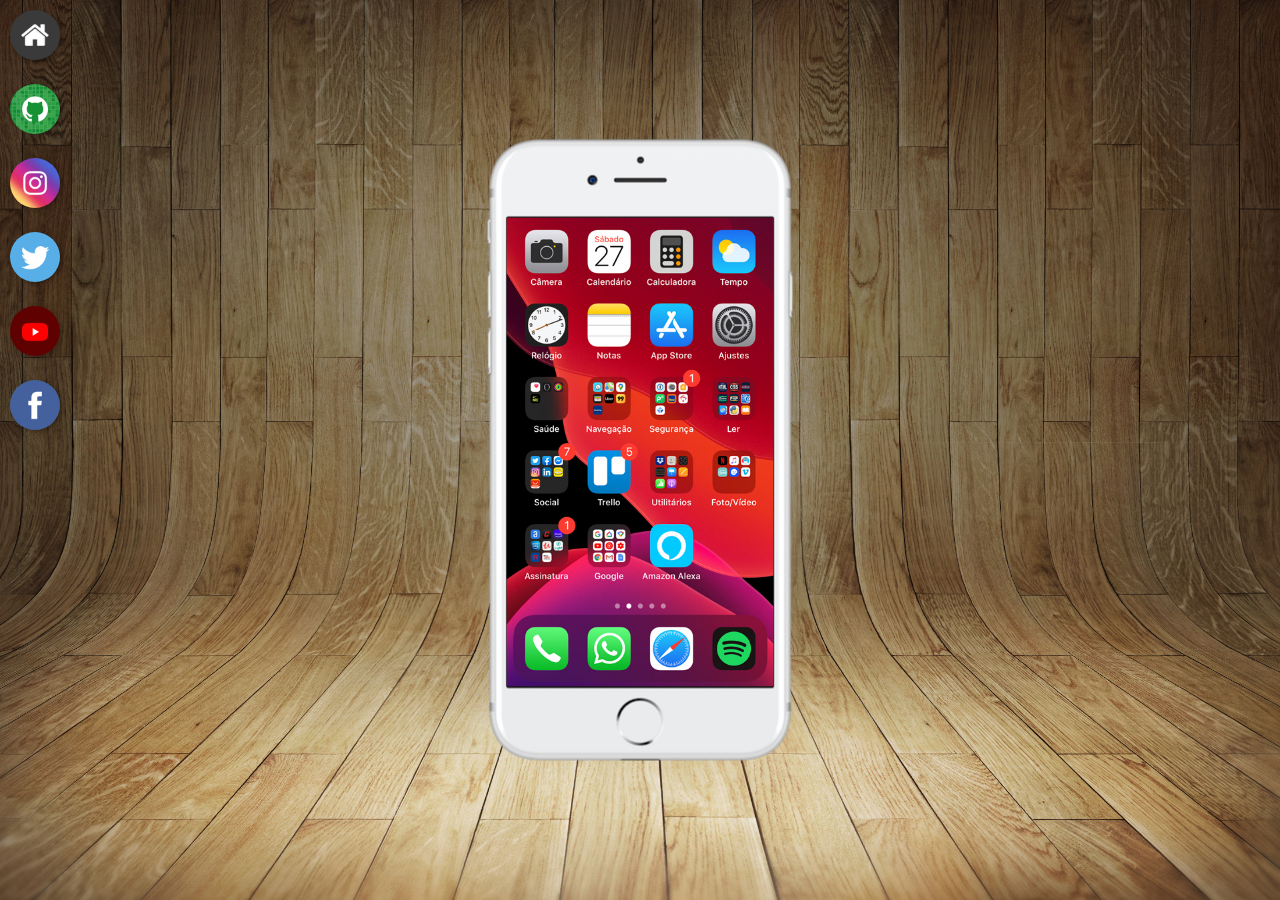
<file: index.html>
<!DOCTYPE html>
<html lang="pt-br">
<head>
    <meta charset="UTF-8">
    <meta name="viewport" content="width=device-width, initial-scale=1.0">
    <link rel="shortcut icon" href="favicon.ico" type="image/x-icon">
    <link rel="stylesheet" href="estilo/style.css">
    <title>Projeto social</title>
    <!-- Meta Pixel Code -->
<script>
!function(f,b,e,v,n,t,s)
{if(f.fbq)return;n=f.fbq=function(){n.callMethod?
n.callMethod.apply(n,arguments):n.queue.push(arguments)};
if(!f._fbq)f._fbq=n;n.push=n;n.loaded=!0;n.version='2.0';
n.queue=[];t=b.createElement(e);t.async=!0;
t.src=v;s=b.getElementsByTagName(e)[0];
s.parentNode.insertBefore(t,s)}(window, document,'script',
'https://connect.facebook.net/en_US/fbevents.js');
fbq('init', '719585824464260');
fbq('track', 'PageView');
</script>
<noscript><img height="1" width="1" style="display:none"
src="https://www.facebook.com/tr?id=719585824464260&ev=PageView&noscript=1"
/></noscript>
<!-- End Meta Pixel Code -->
</head>
<body>
    <main>
        <section id="telefone">
            <iframe src="home.html" name="tela" id="tela" frameborder="0"></iframe>
        </section>
        <section id="redes-sociais">
            <a href="home.html" target="tela"><img src="imagens/logo-home.jpg" alt="home"></a> <br>
            <a href="github.html" target="tela"><img src="imagens/logo-github.jpg" alt="github"></a> <br>
            <a href="instagram.html" target="tela"><img src="imagens/logo-instagram.jpg" alt="instagram"></a> <br>
            <a href="twitter.html" target="tela"><img src="imagens/logo-twitter.jpg" alt="twitter"></a> <br>
            <a href="youtube.html" target="tela"><img src="imagens/logo-youtube.jpg" alt="youtube"></a> <br>
            <a href="#" target="tela"><img src="imagens/logo-facebook.jpg" alt="logo-facebook"></a>
        </section>
    </main>
</body>
</html>
</file>
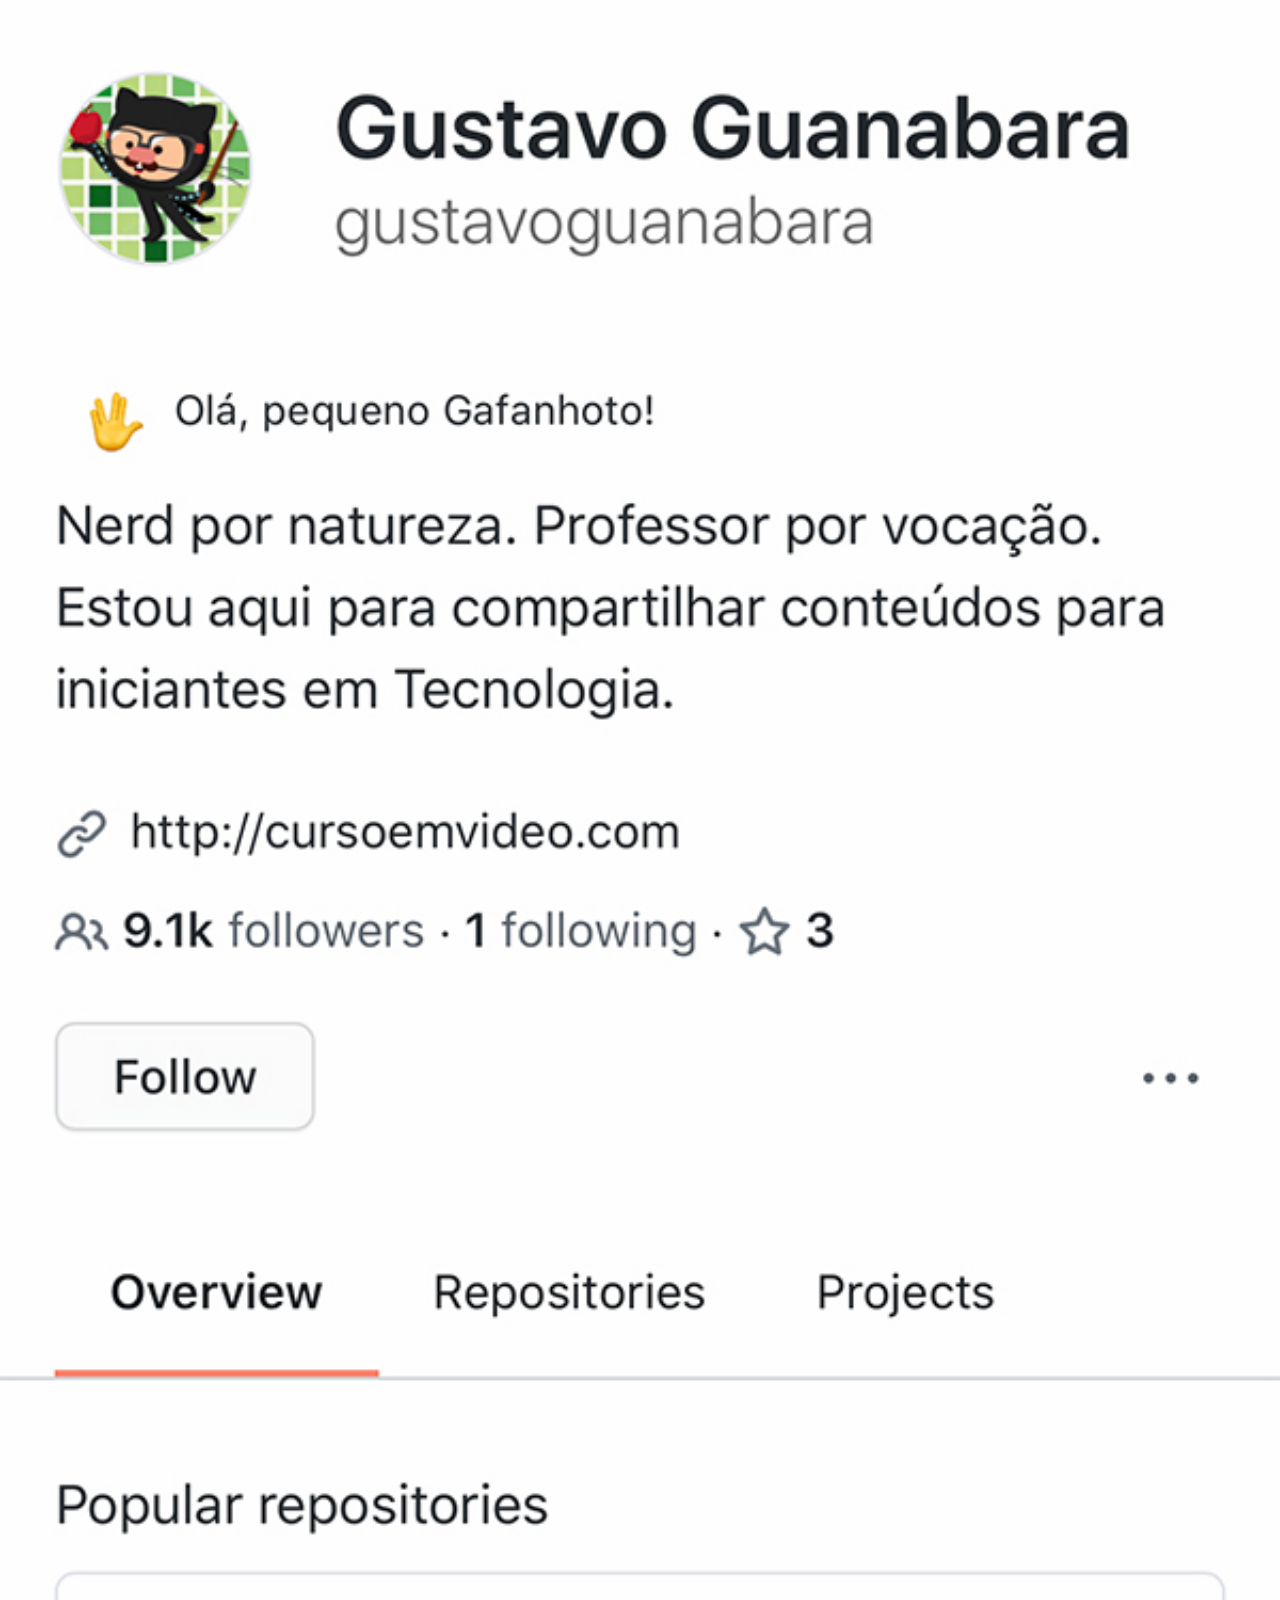
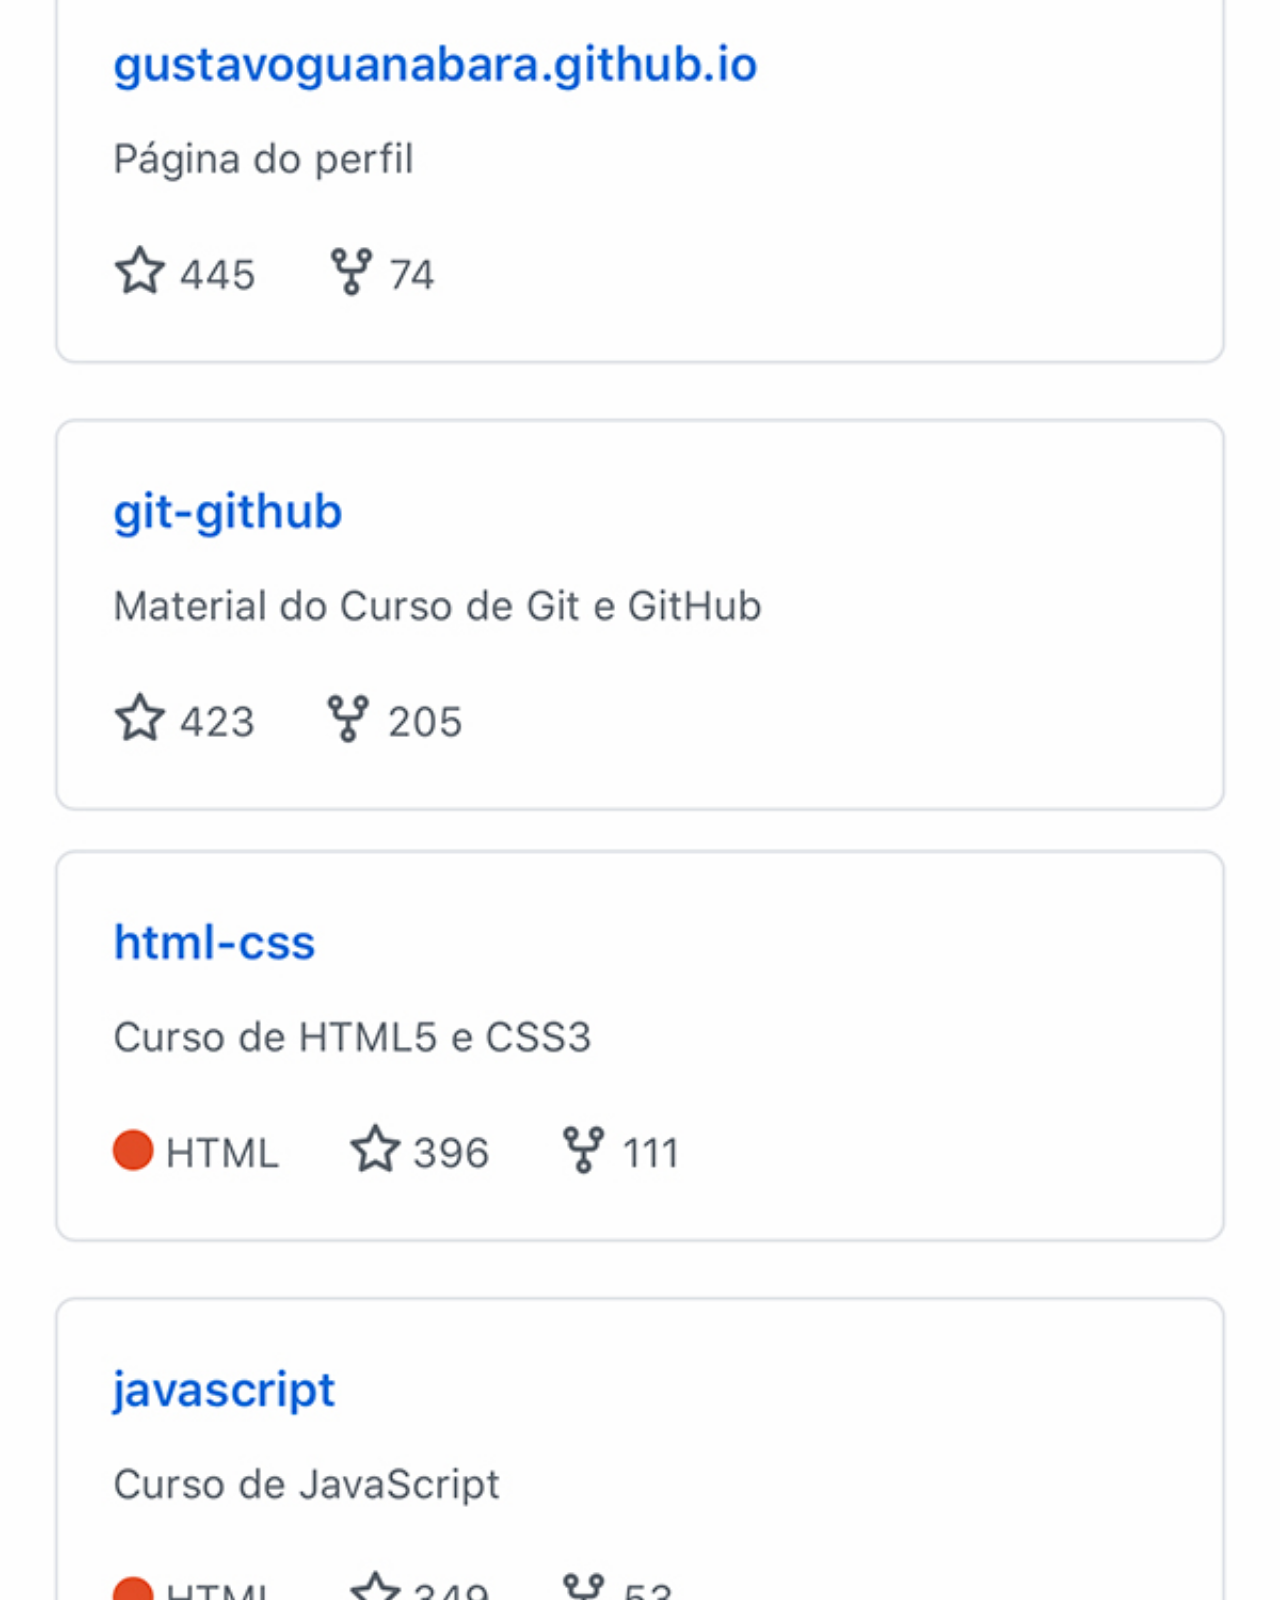
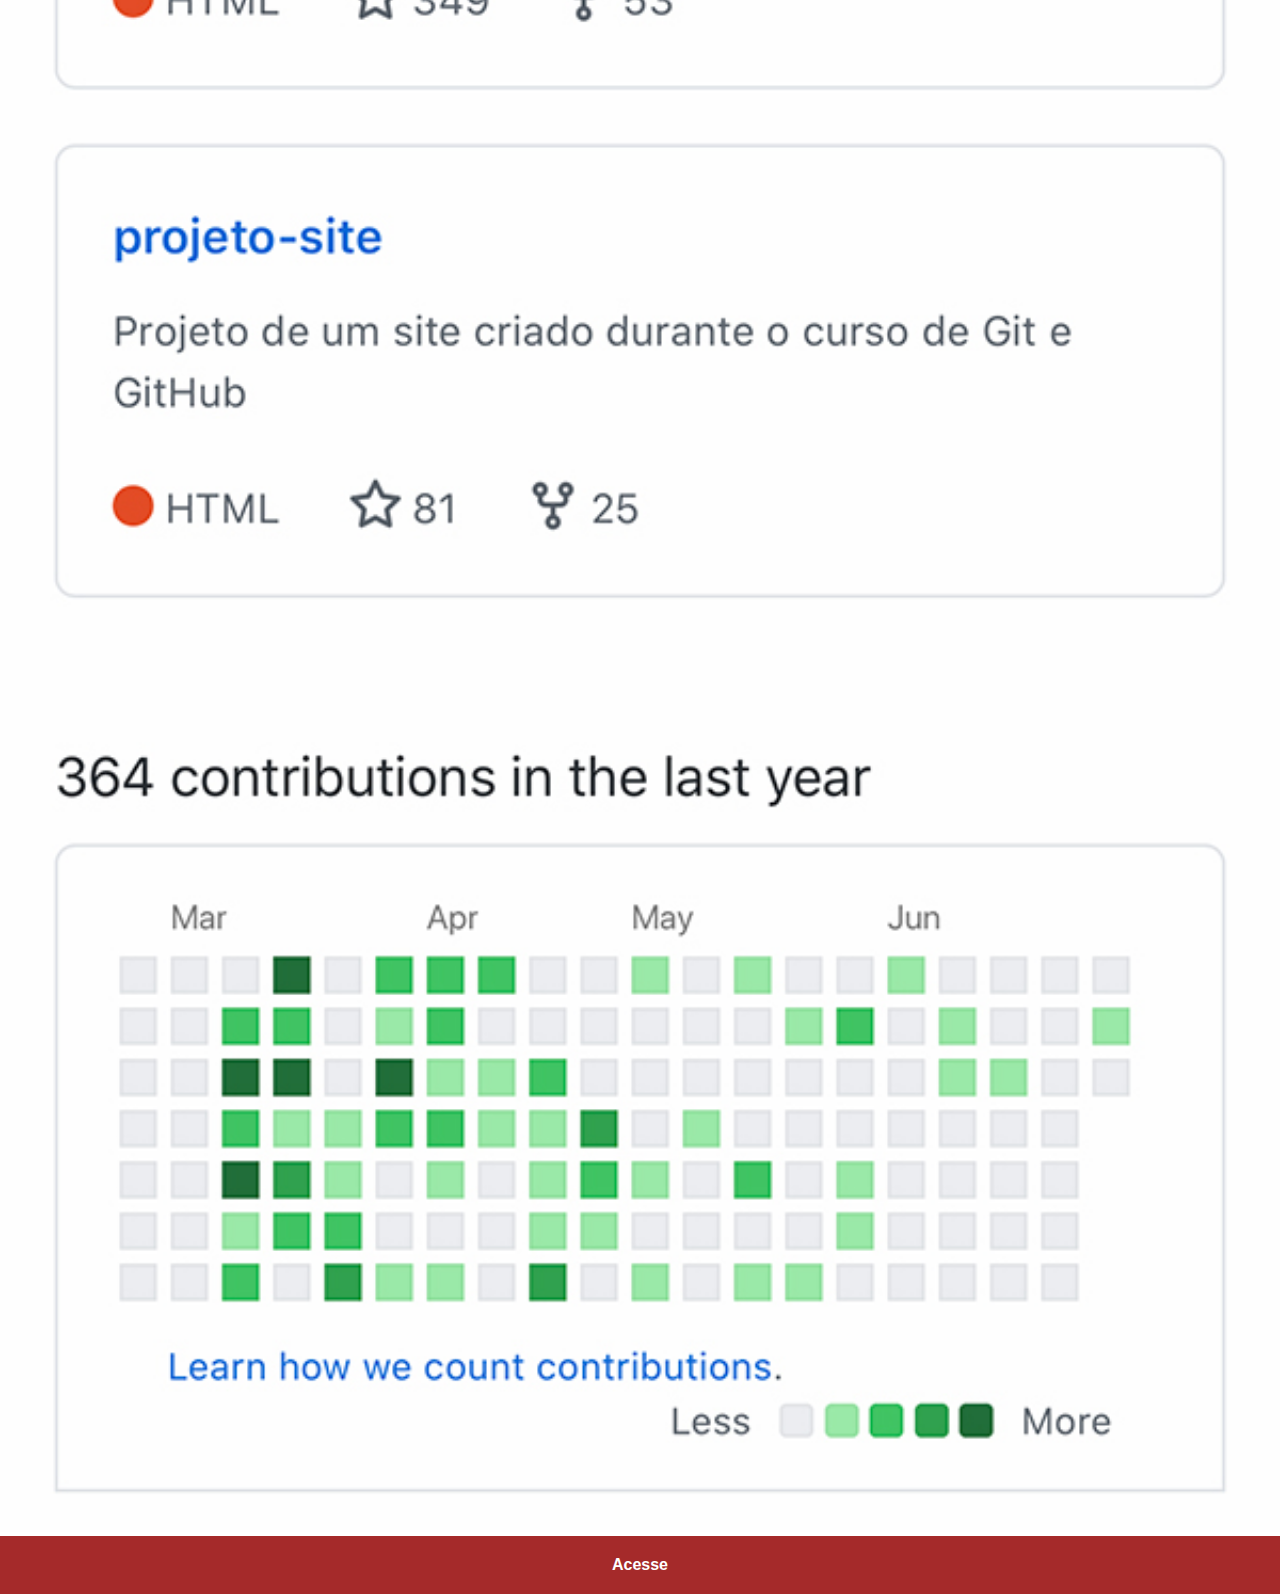
<file: github.html>
<!DOCTYPE html>
<html lang="pt-br">
<head>
    <meta charset="UTF-8">
    <meta name="viewport" content="width=device-width, initial-scale=1.0">
    <link rel="stylesheet" href="estilo/social.css">
    <title>github</title>
    <!-- Meta Pixel Code -->
<script>
!function(f,b,e,v,n,t,s)
{if(f.fbq)return;n=f.fbq=function(){n.callMethod?
n.callMethod.apply(n,arguments):n.queue.push(arguments)};
if(!f._fbq)f._fbq=n;n.push=n;n.loaded=!0;n.version='2.0';
n.queue=[];t=b.createElement(e);t.async=!0;
t.src=v;s=b.getElementsByTagName(e)[0];
s.parentNode.insertBefore(t,s)}(window, document,'script',
'https://connect.facebook.net/en_US/fbevents.js');
fbq('init', '719585824464260');
fbq('track', 'PageView');
</script>
<noscript><img height="1" width="1" style="display:none"
src="https://www.facebook.com/tr?id=719585824464260&ev=PageView&noscript=1"
/></noscript>
<!-- End Meta Pixel Code -->
</head>
<body>
    <img src="imagens/tela-github.jpg" alt="gtihub">
    <a href="https://www.bing.com/search?EID=MBHSC&form=BGGCMF&pc=W230&DPC=BG00&q=github.com+gustavo+guanabara&PC=U316&FORM=CHROMN" target="_blank">Acesse</a>
</body>
</html>
</file>
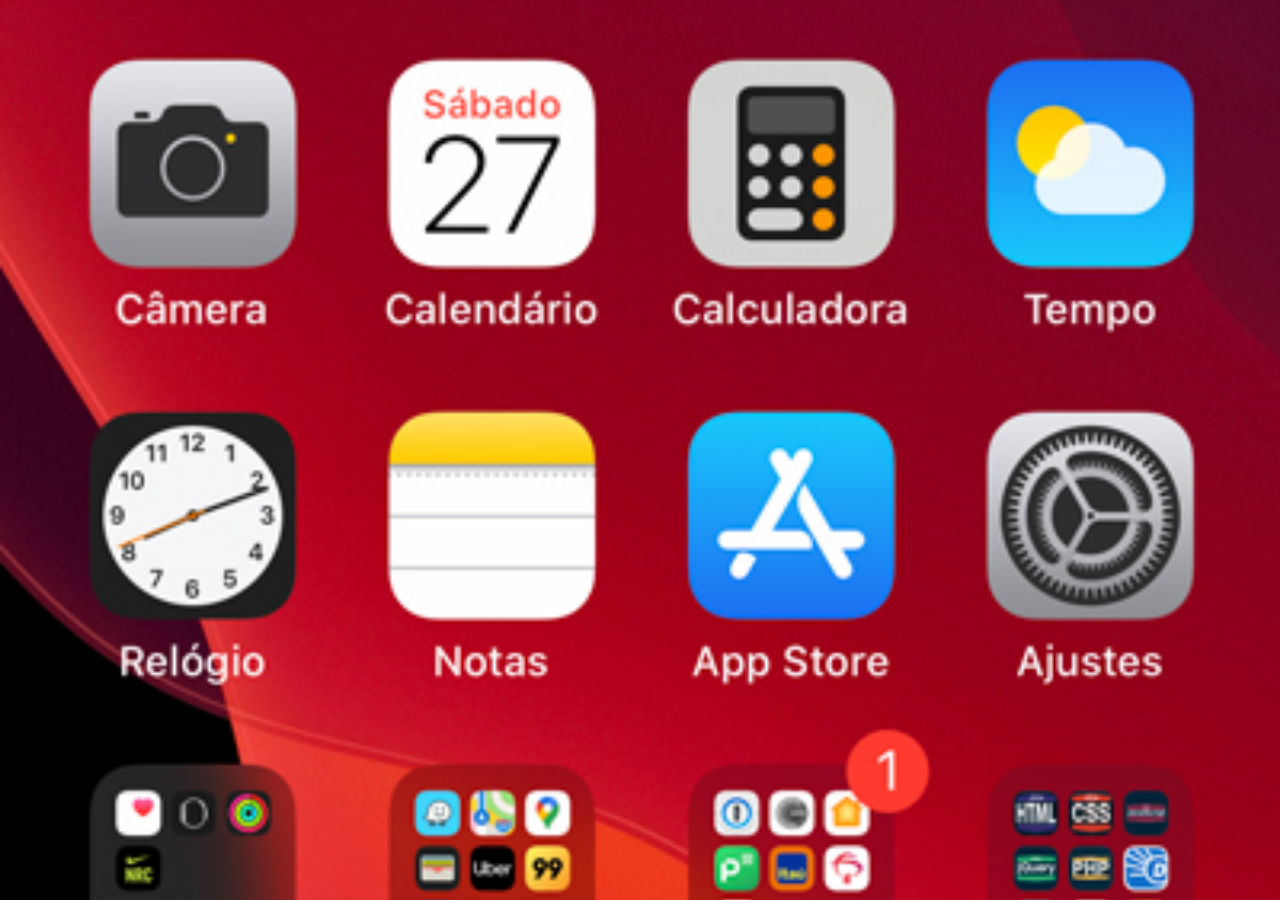
<file: home.html>
<!DOCTYPE html>
<html lang="pt-br">
<head>
    <meta charset="UTF-8">
    <meta name="viewport" content="width=device-width, initial-scale=1.0">
    <title>home</title>
    
    <style>
        * {
            margin: 0px;
            padding: 0px;
        }

        body {
            width: 100vw;
            height: 100vh;
            background: black url('imagens/tela-home.jpg') no-repeat top center;
            background-size: cover;
        }
    </style>
</head>
<body>
    
</body>
</html>
</file>
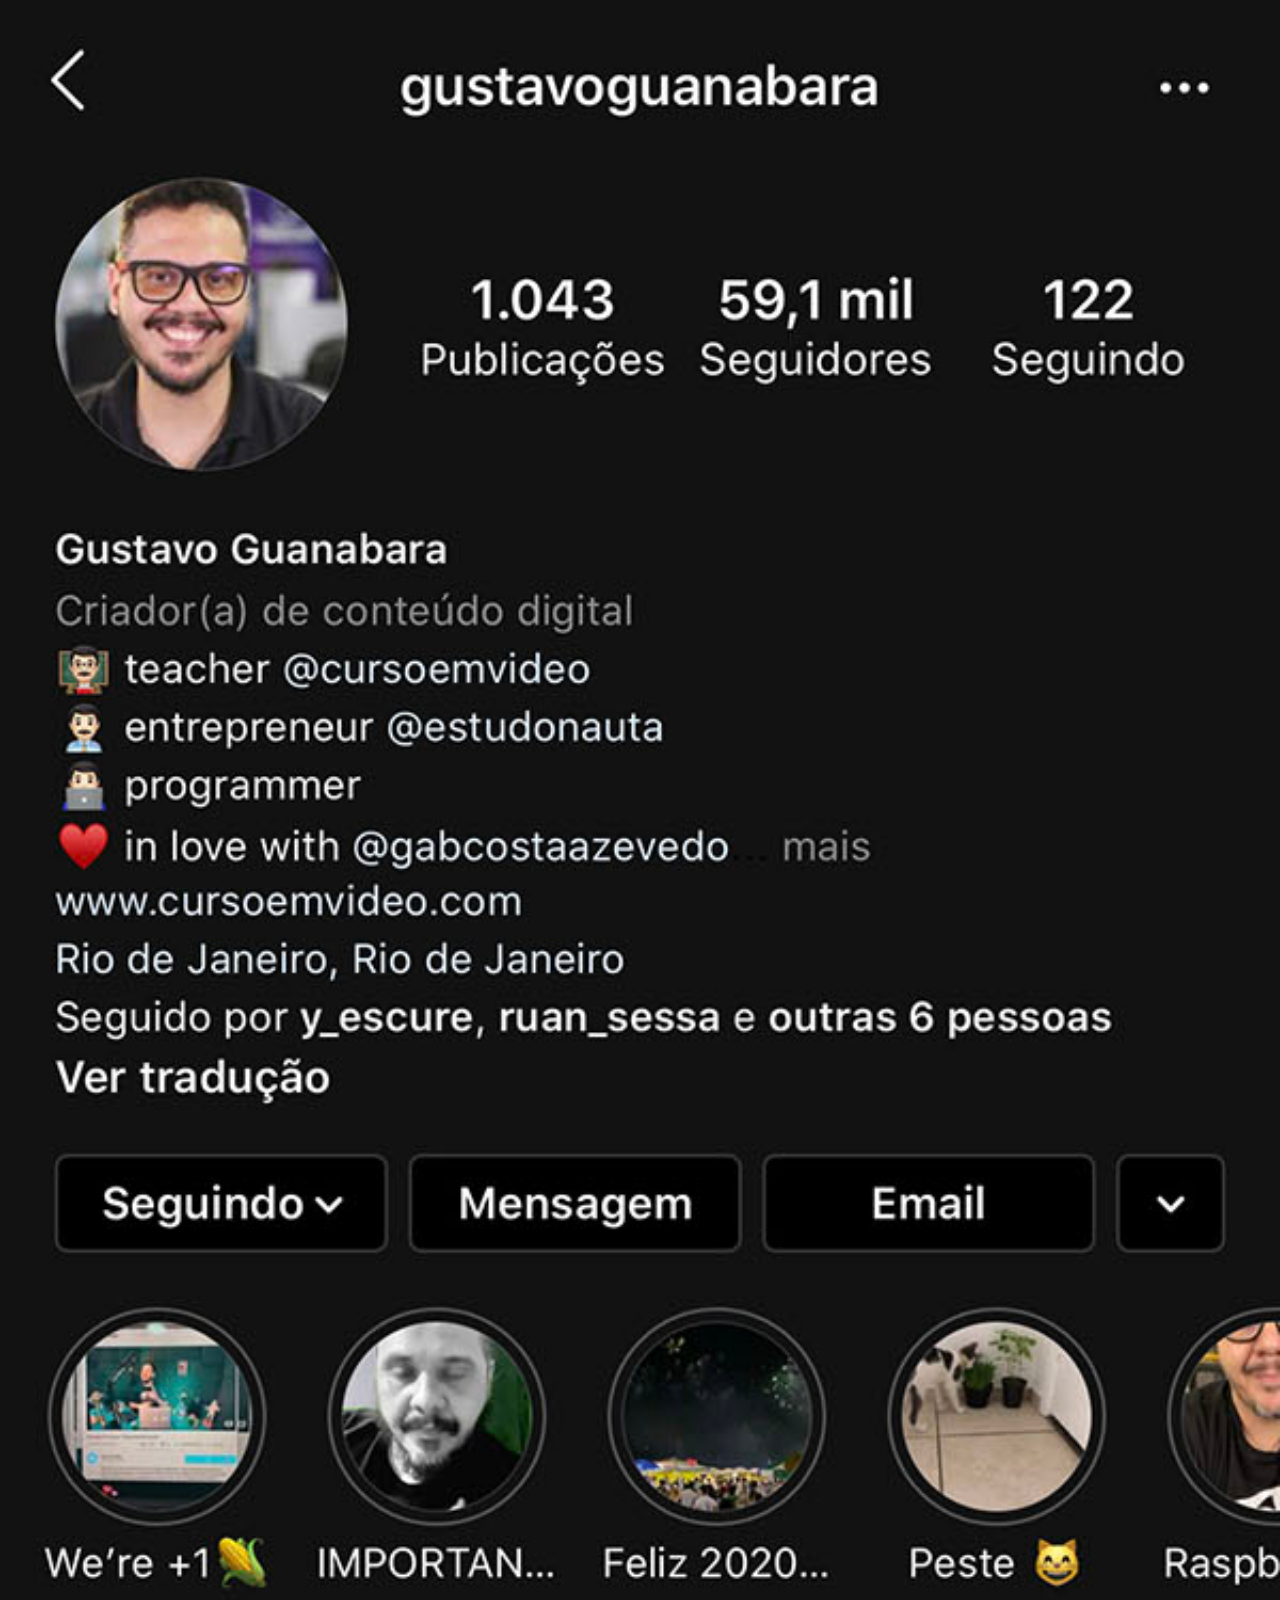
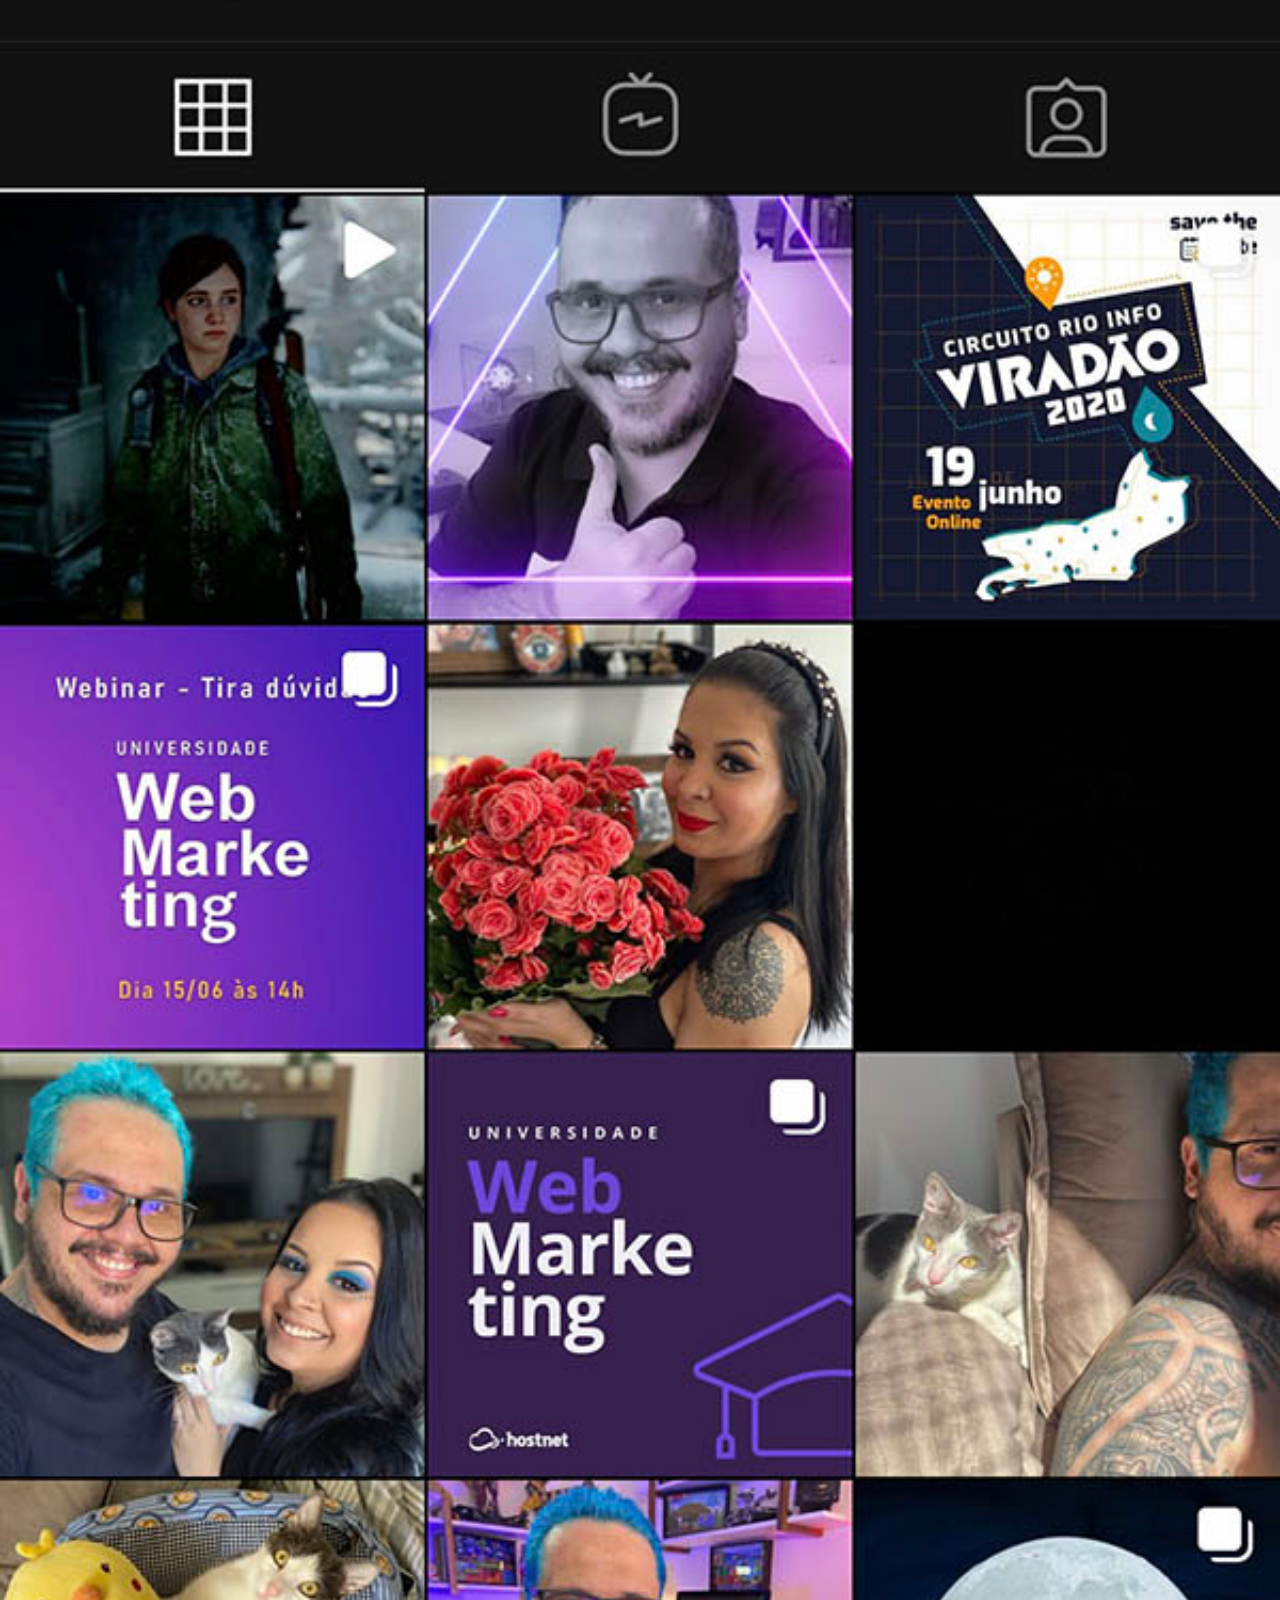
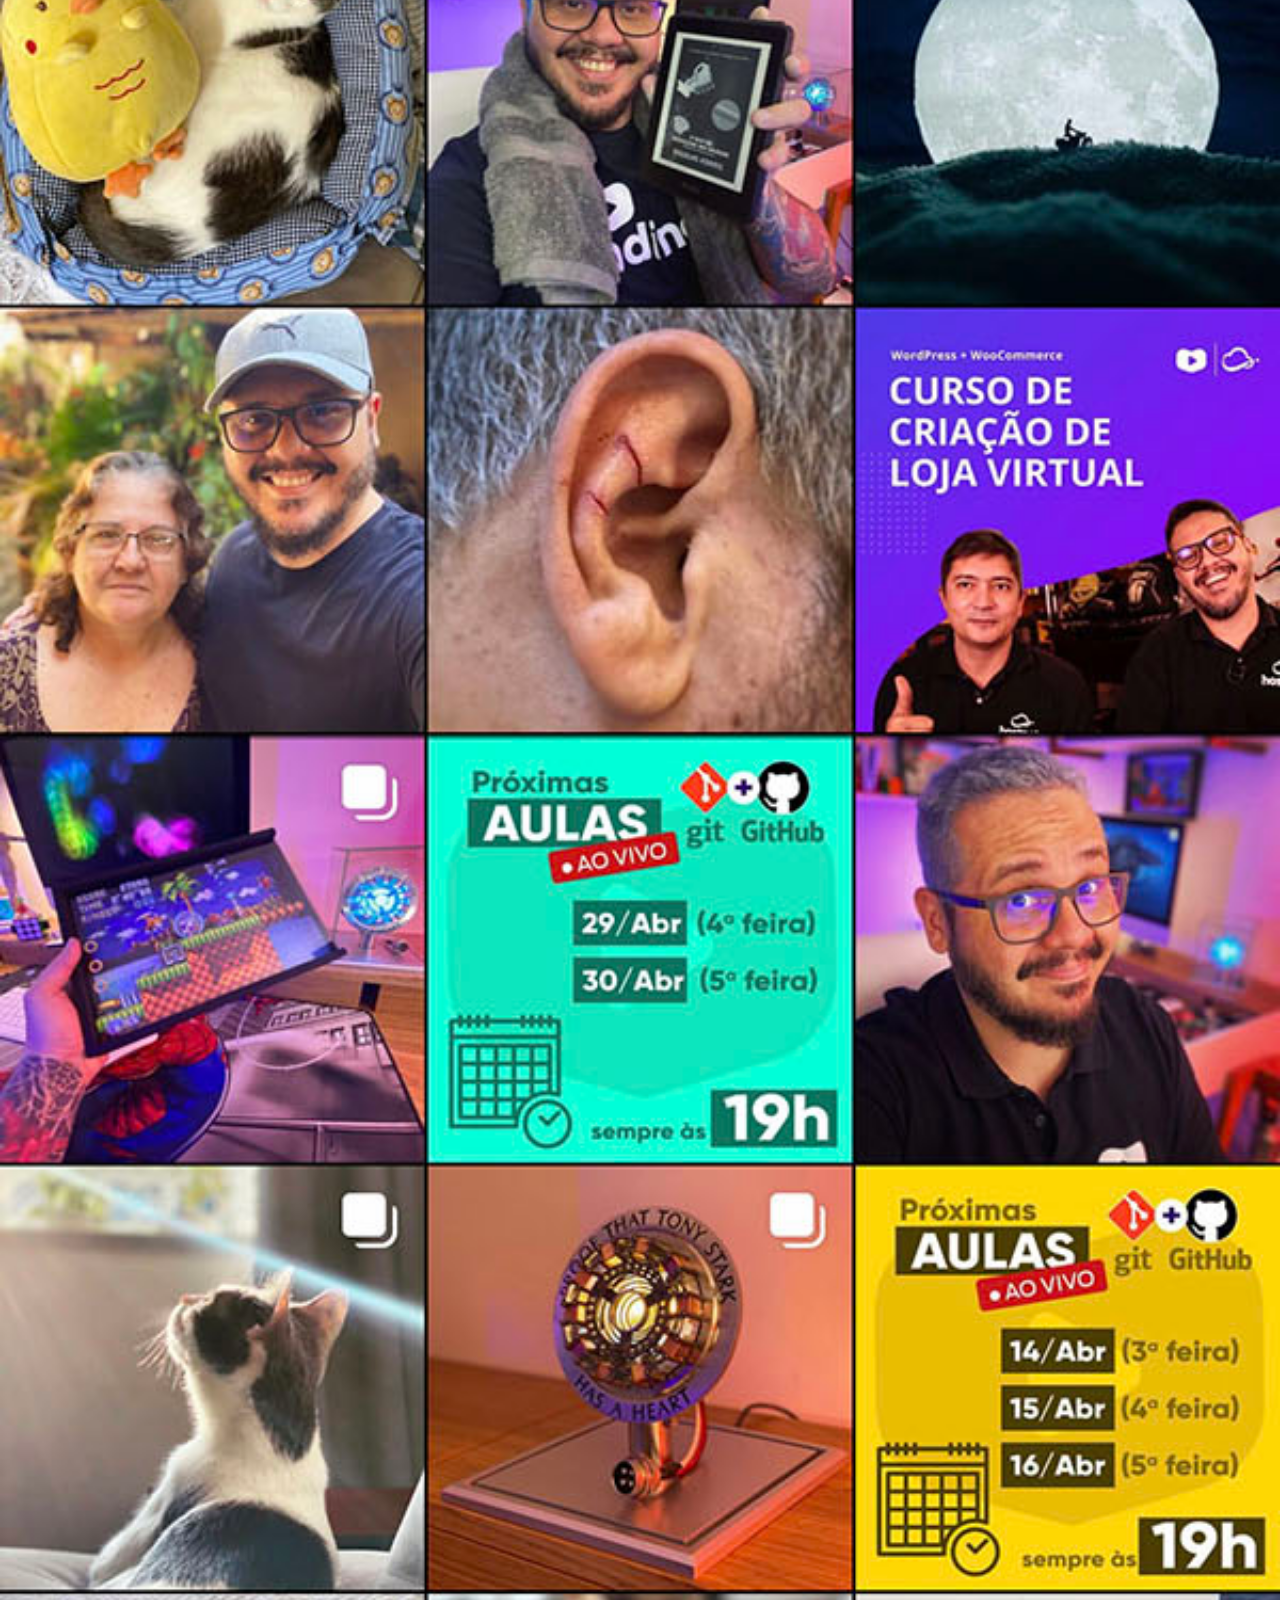
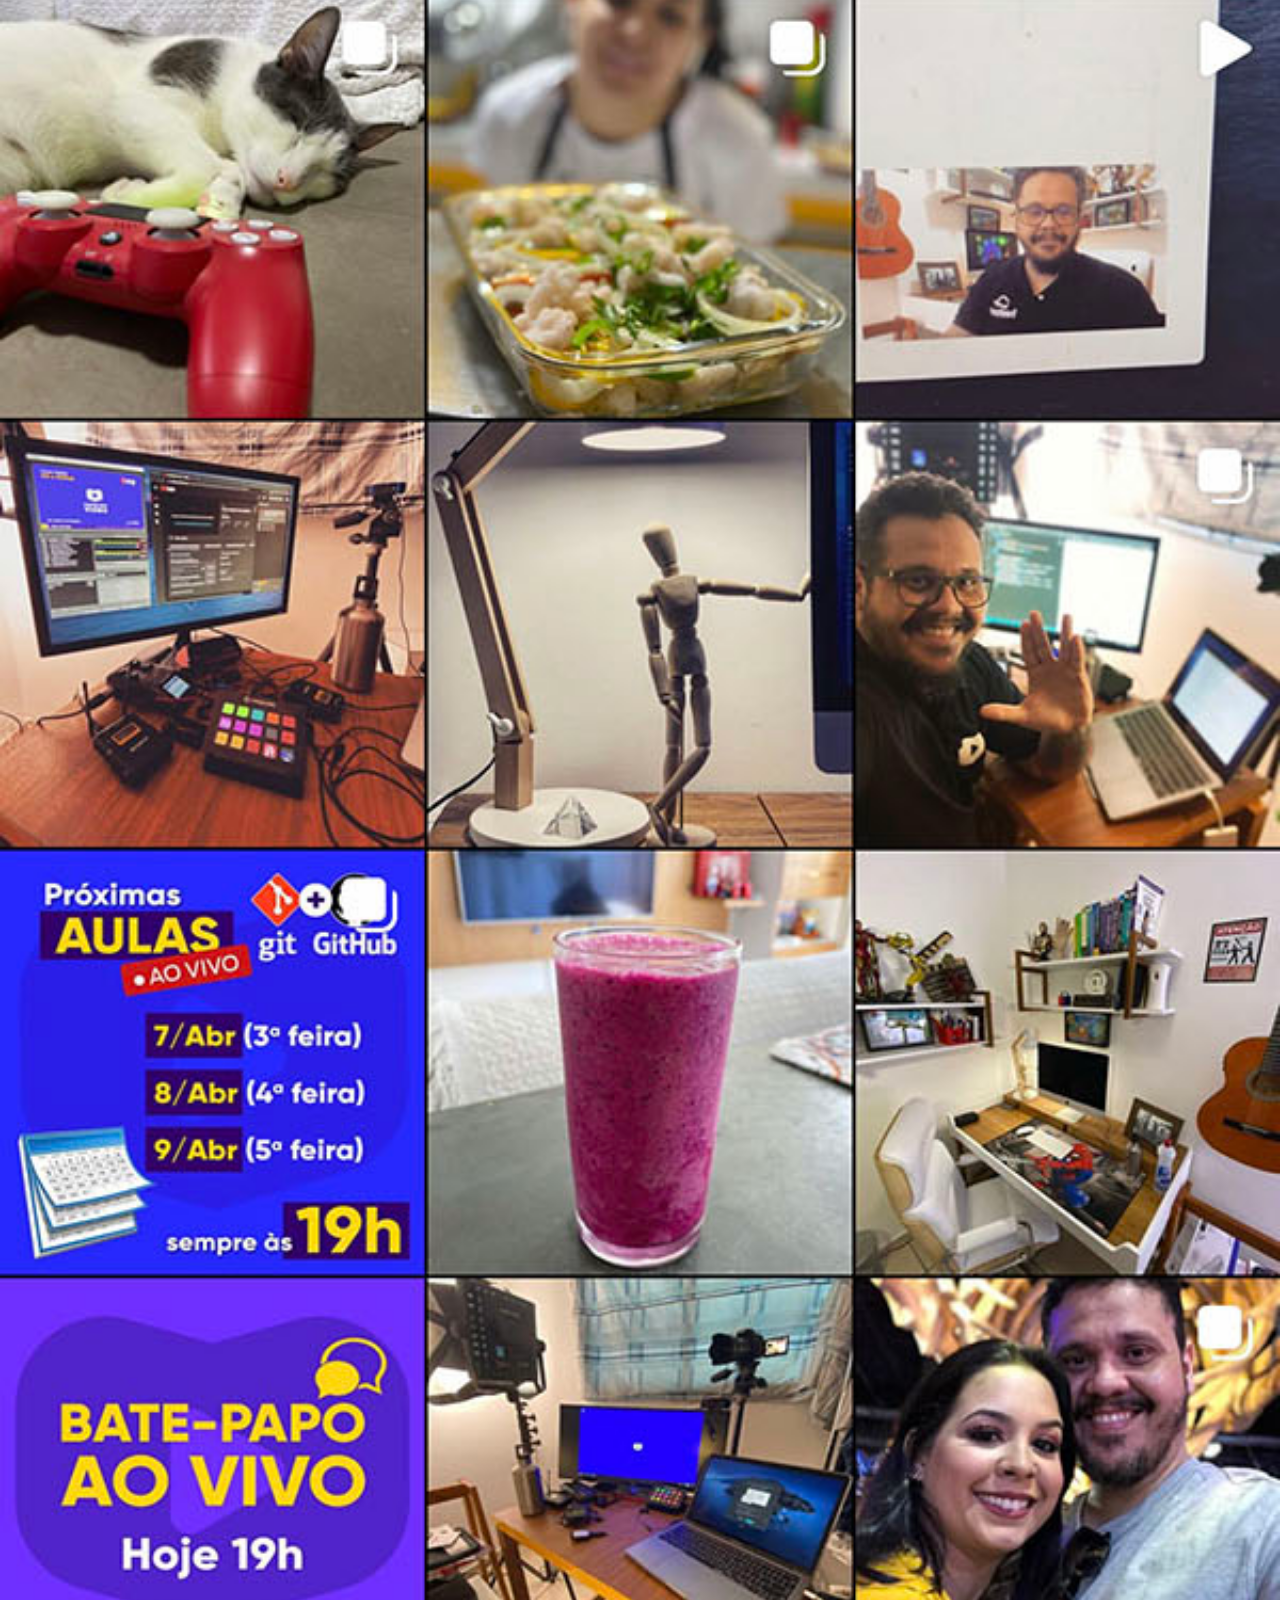
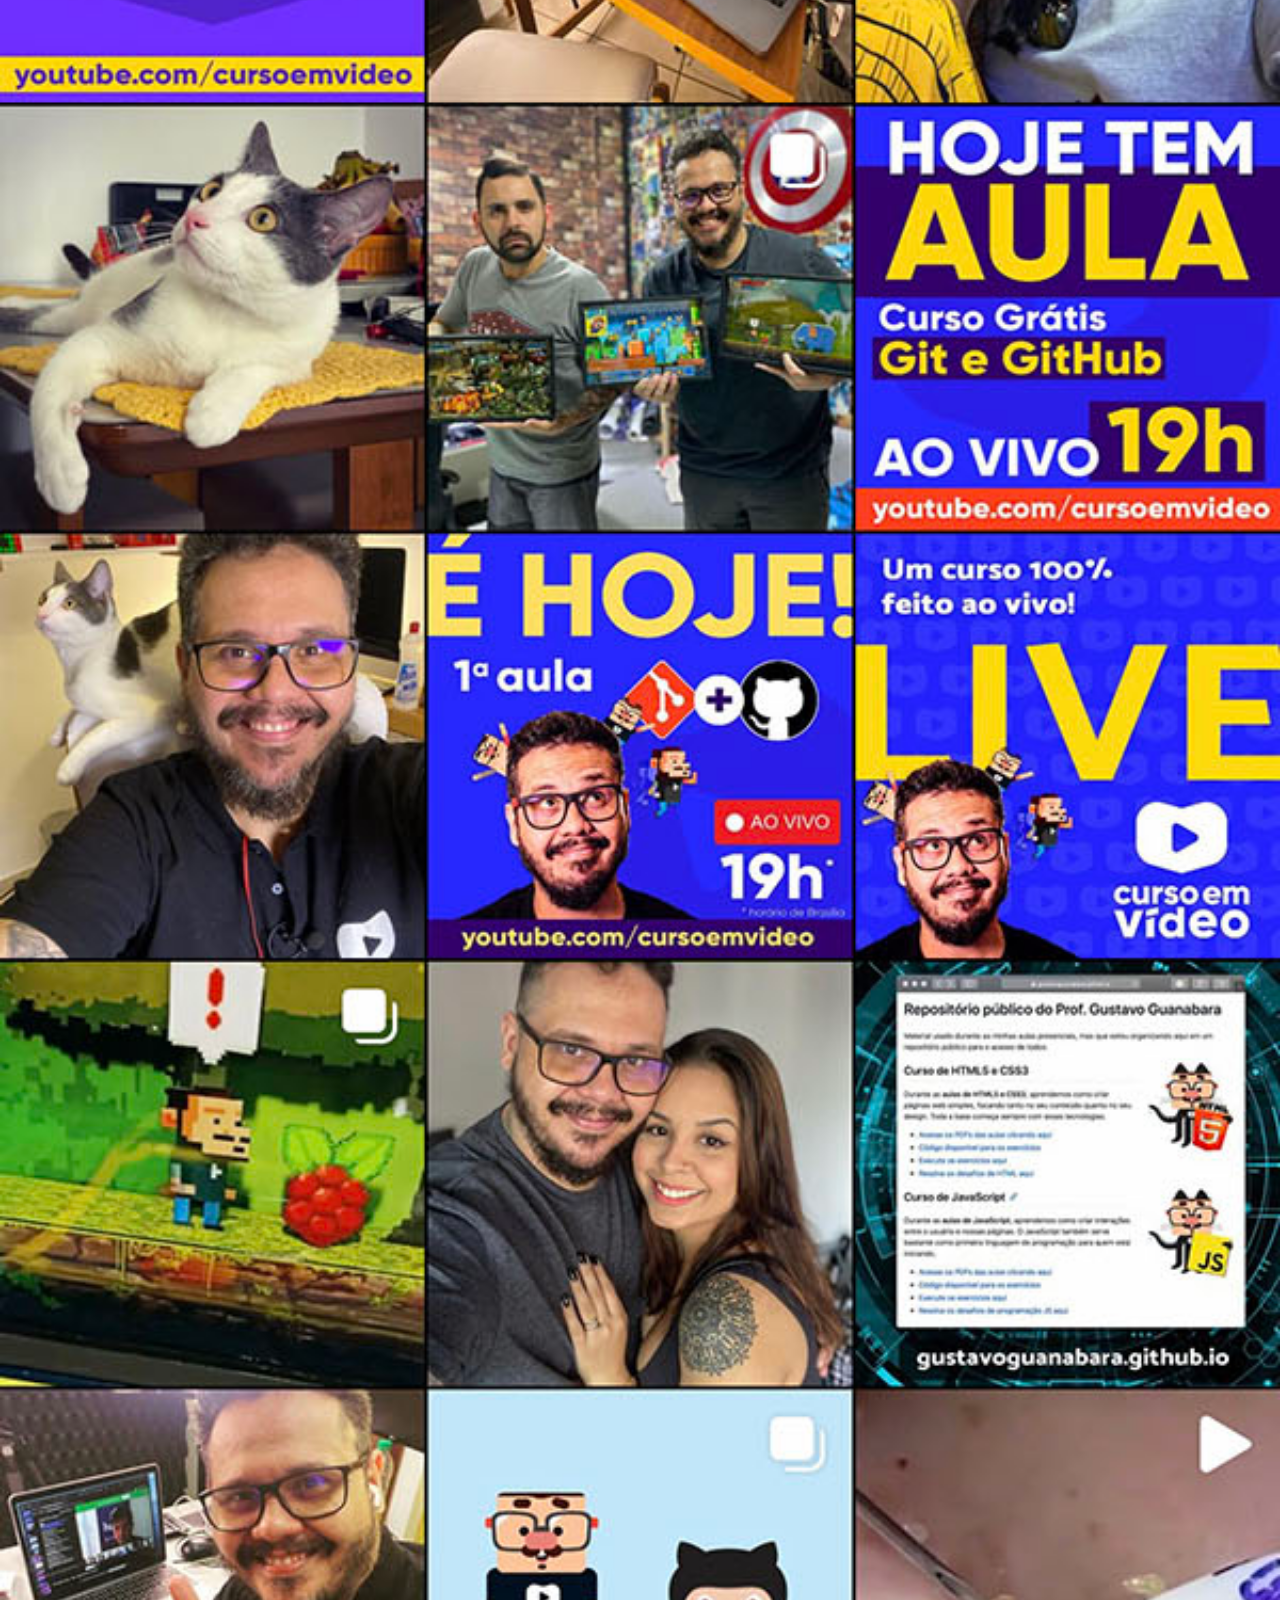
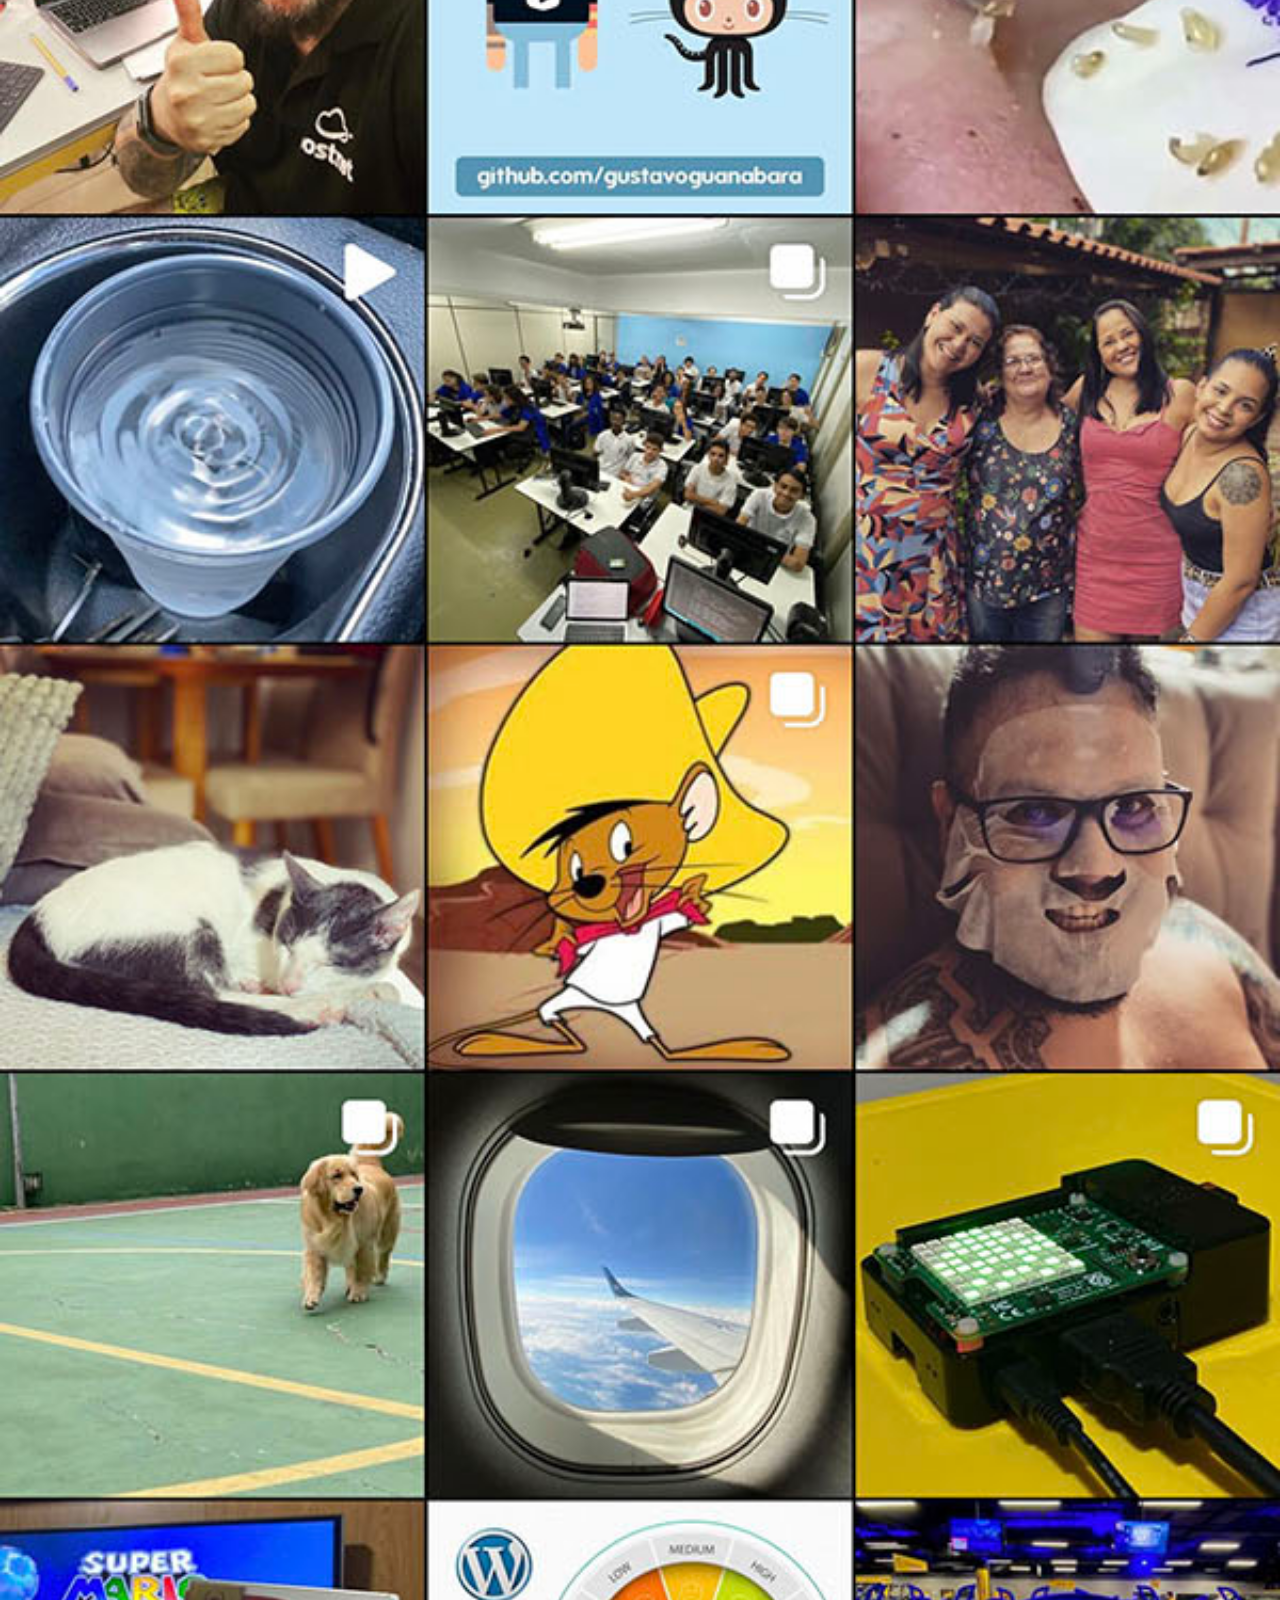
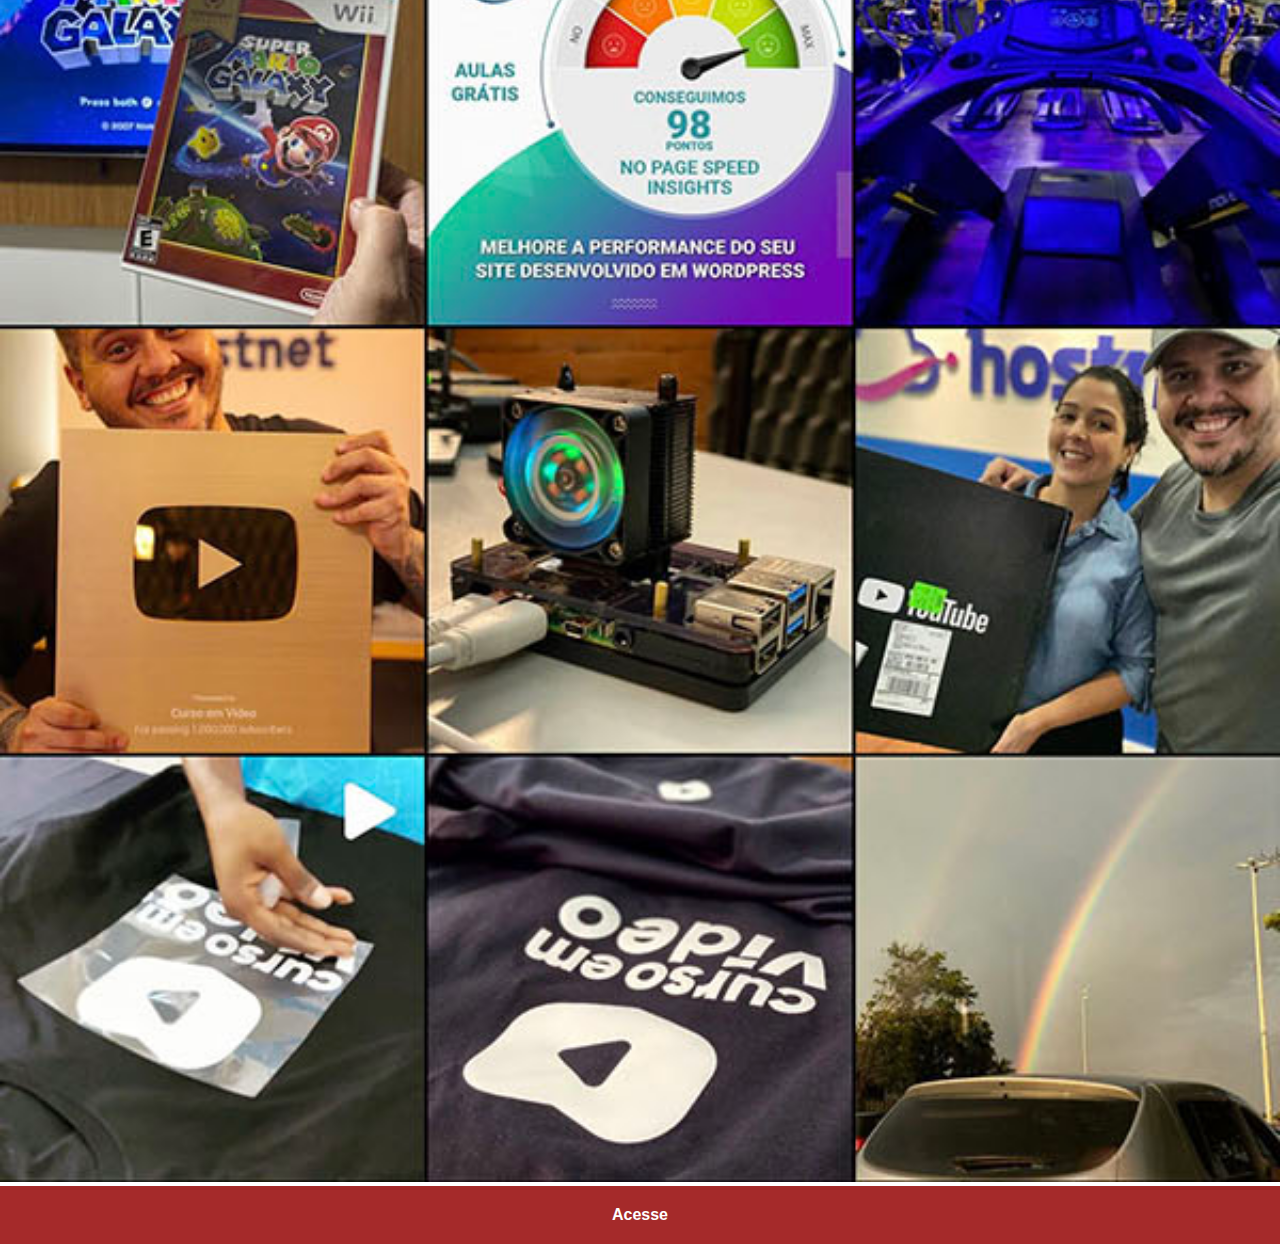
<file: instagram.html>
<!DOCTYPE html>
<html lang="pt-br">
<head>
    <meta charset="UTF-8">
    <meta name="viewport" content="width=device-width, initial-scale=1.0">
    <link rel="stylesheet" href="estilo/social.css">
    <title>Instagram</title>
</head>
<body>
    <img src="imagens/tela-instagram.jpg" alt="instagram">
    <a href="https://www.instagram.com/gustavoguanabara/" target="_blank">Acesse</a>
</body>
</html>
</file>
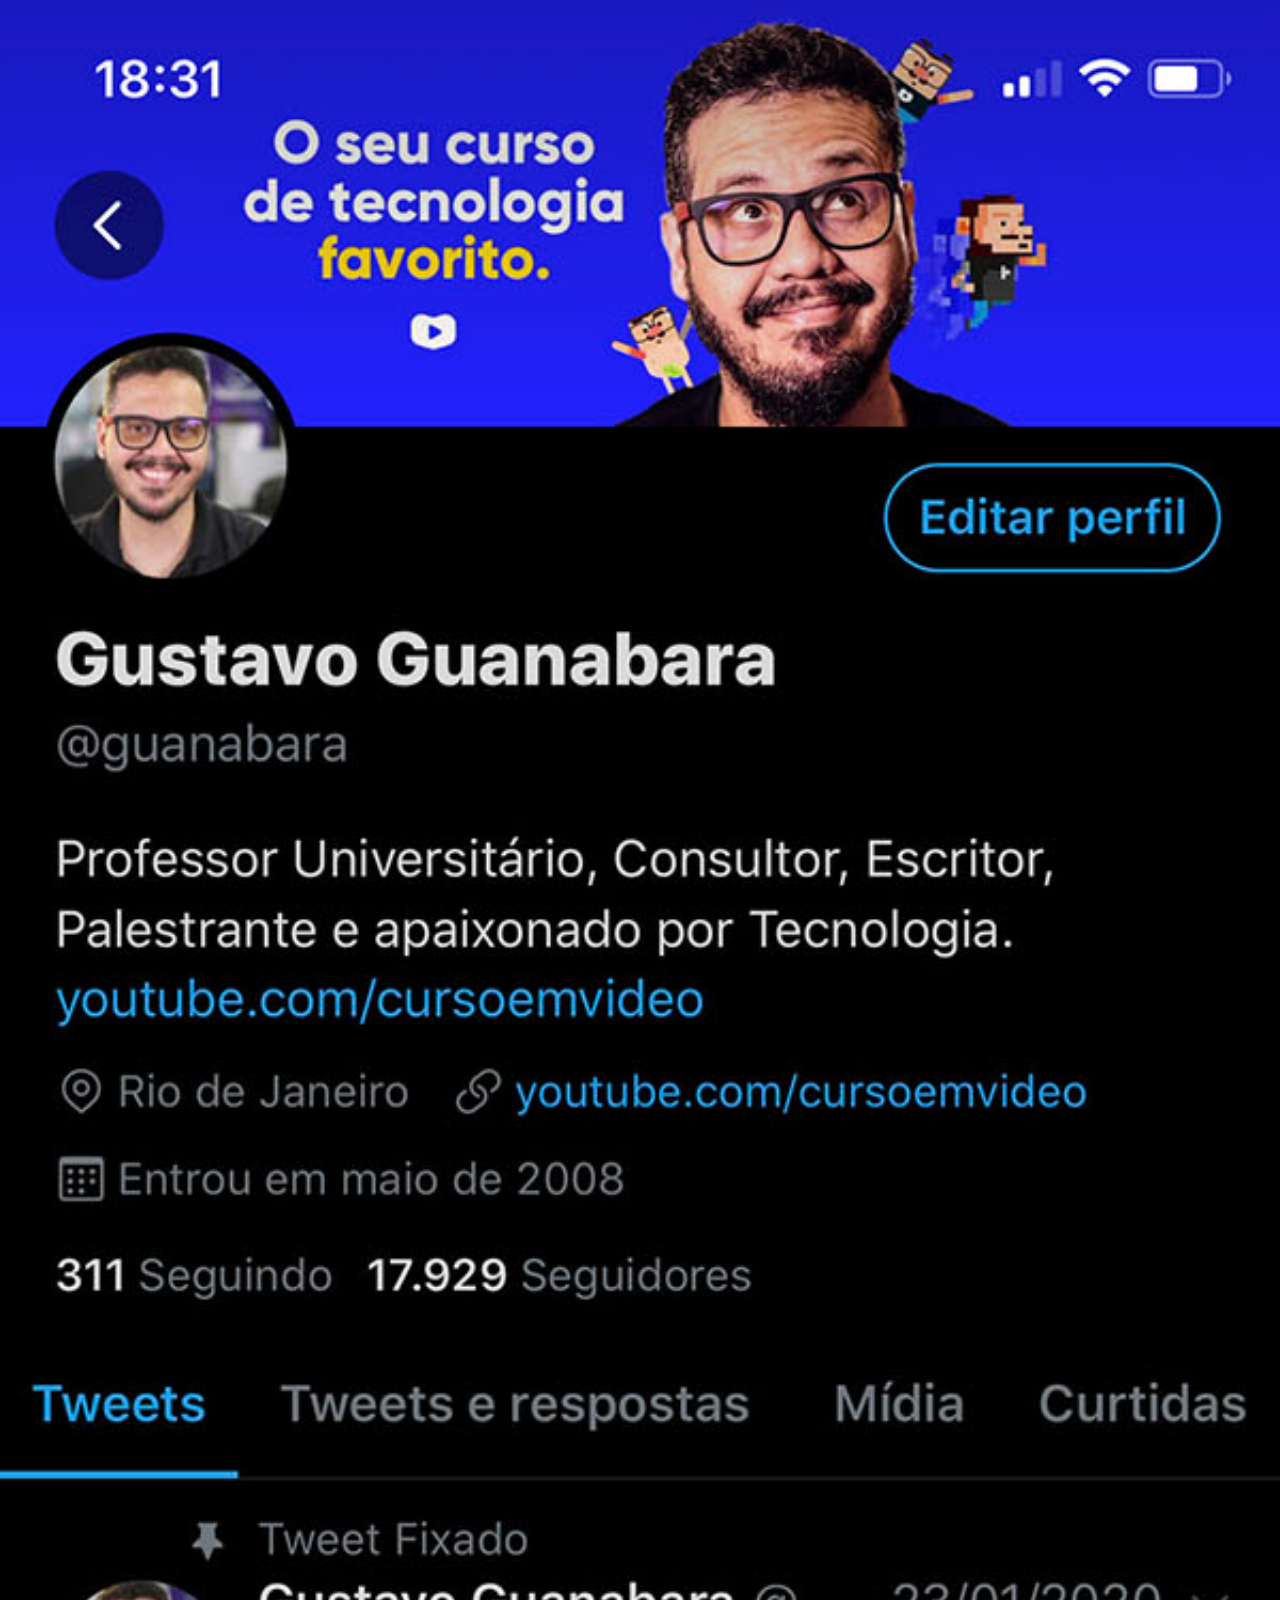
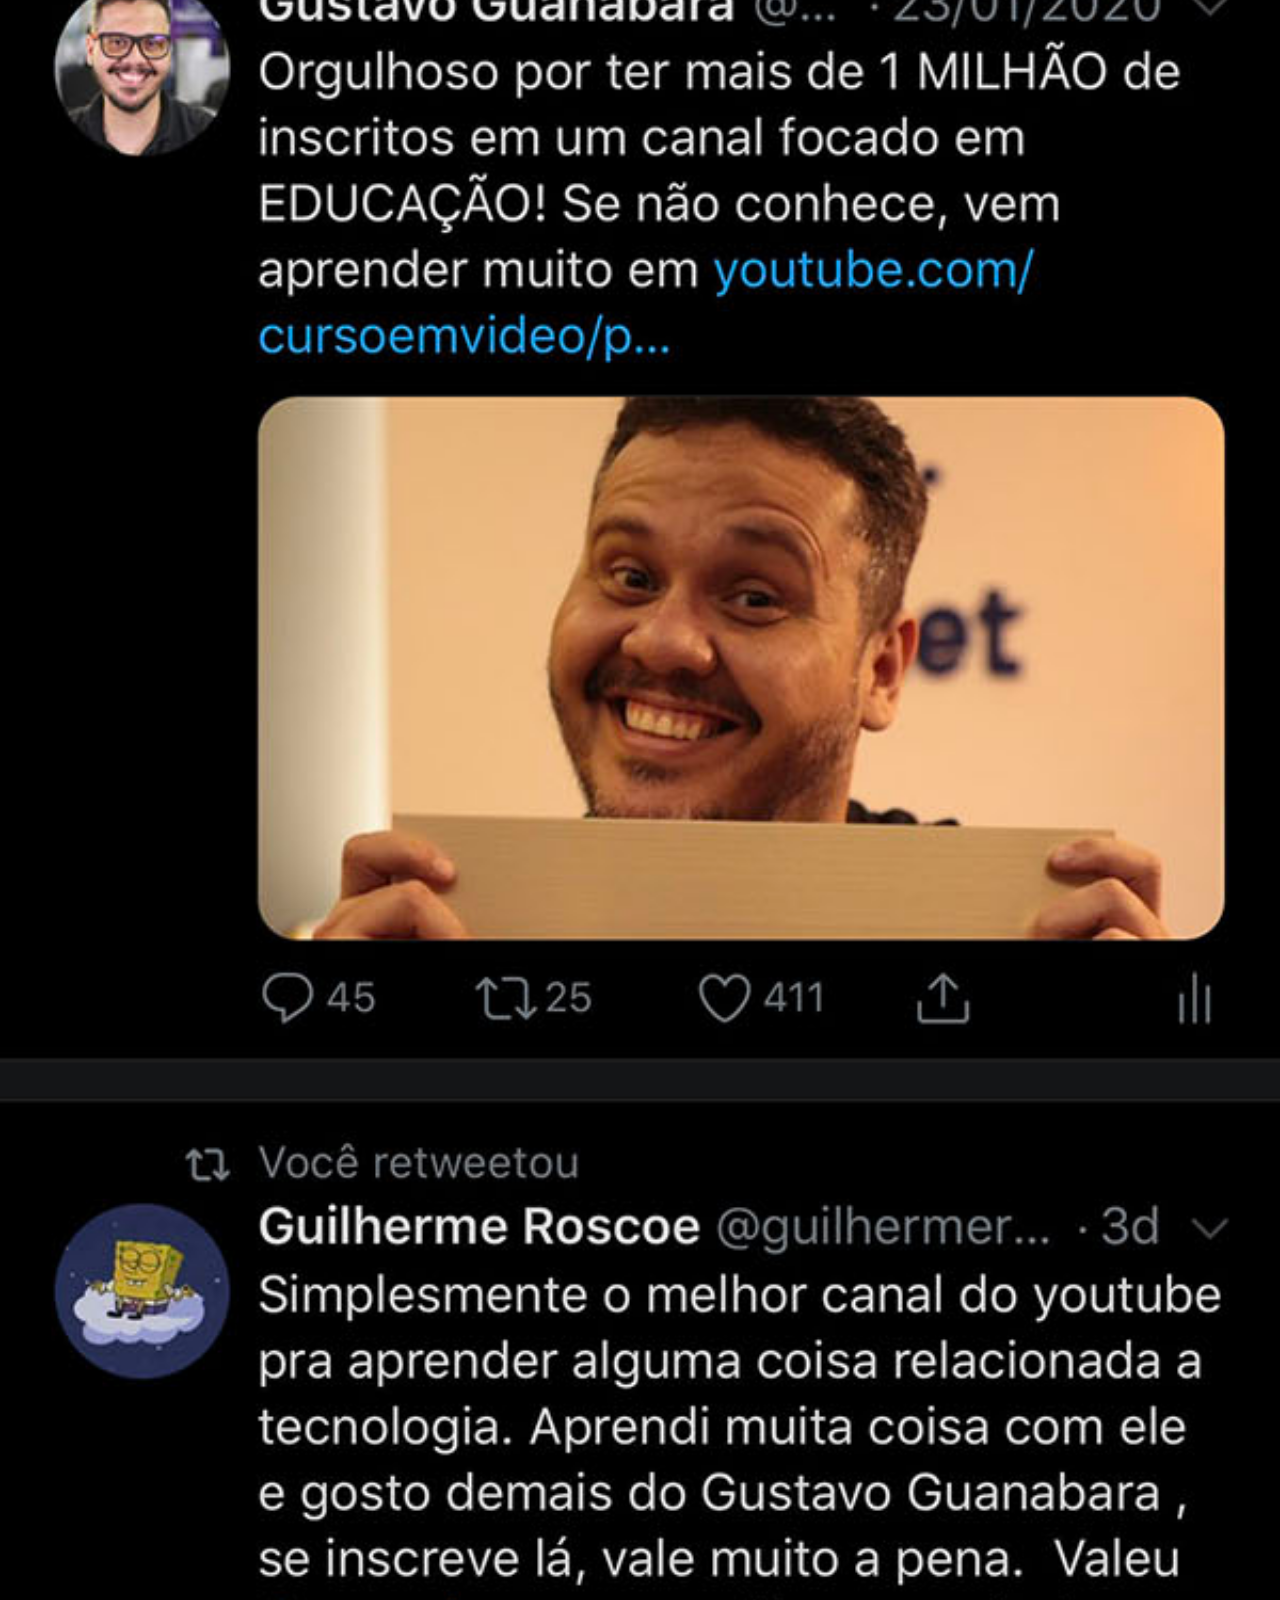
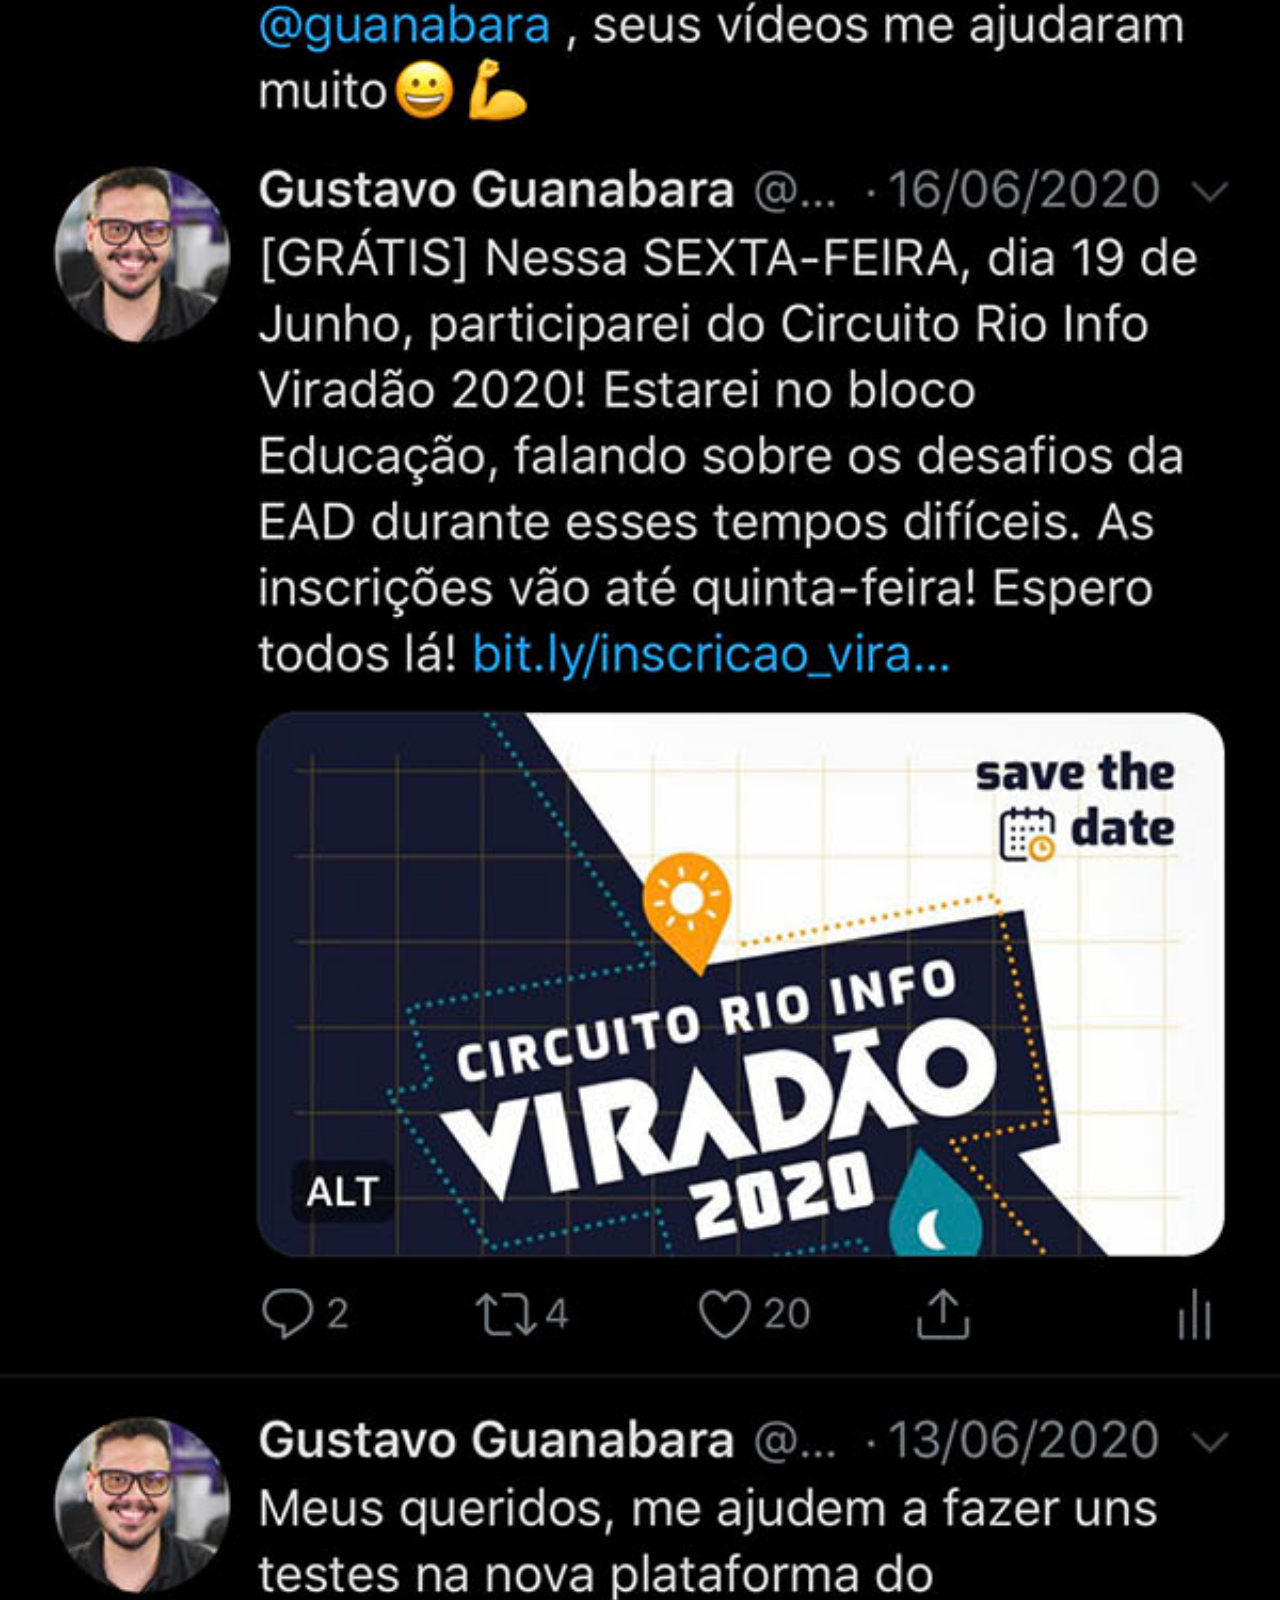
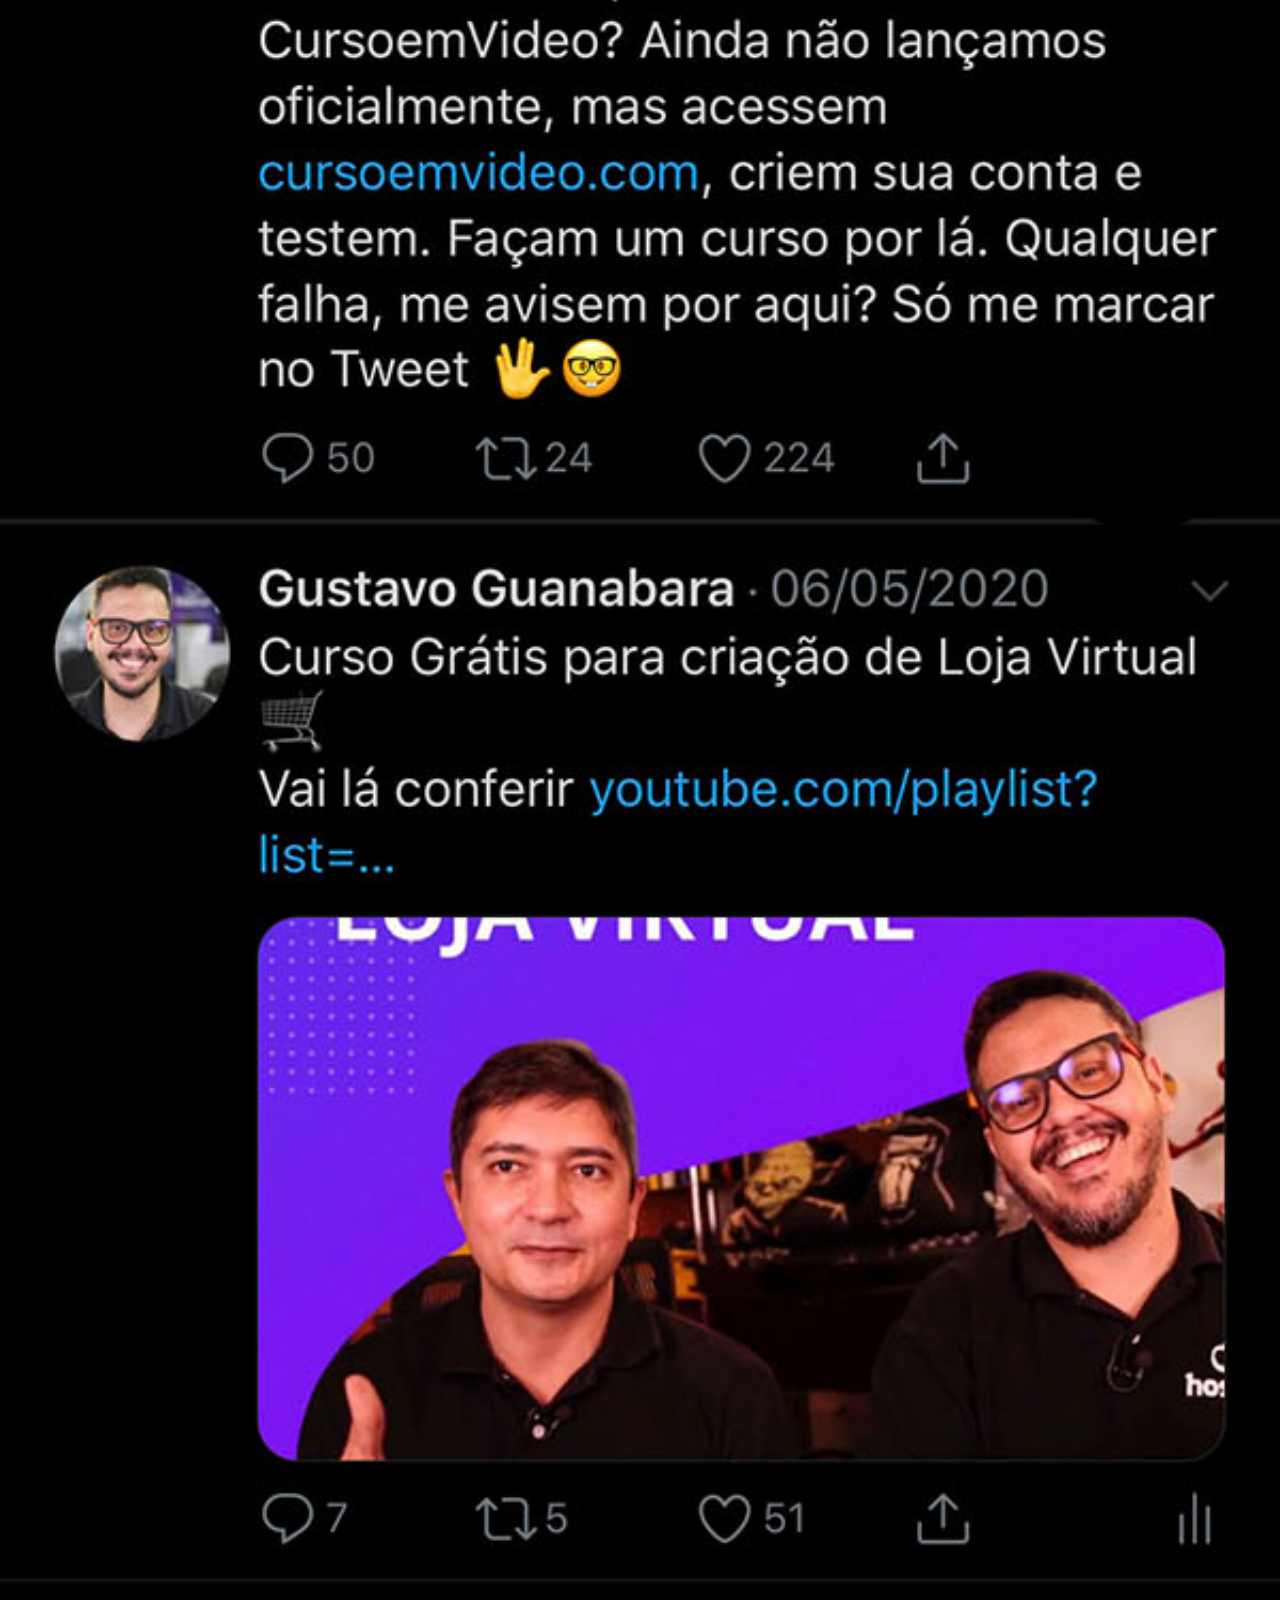
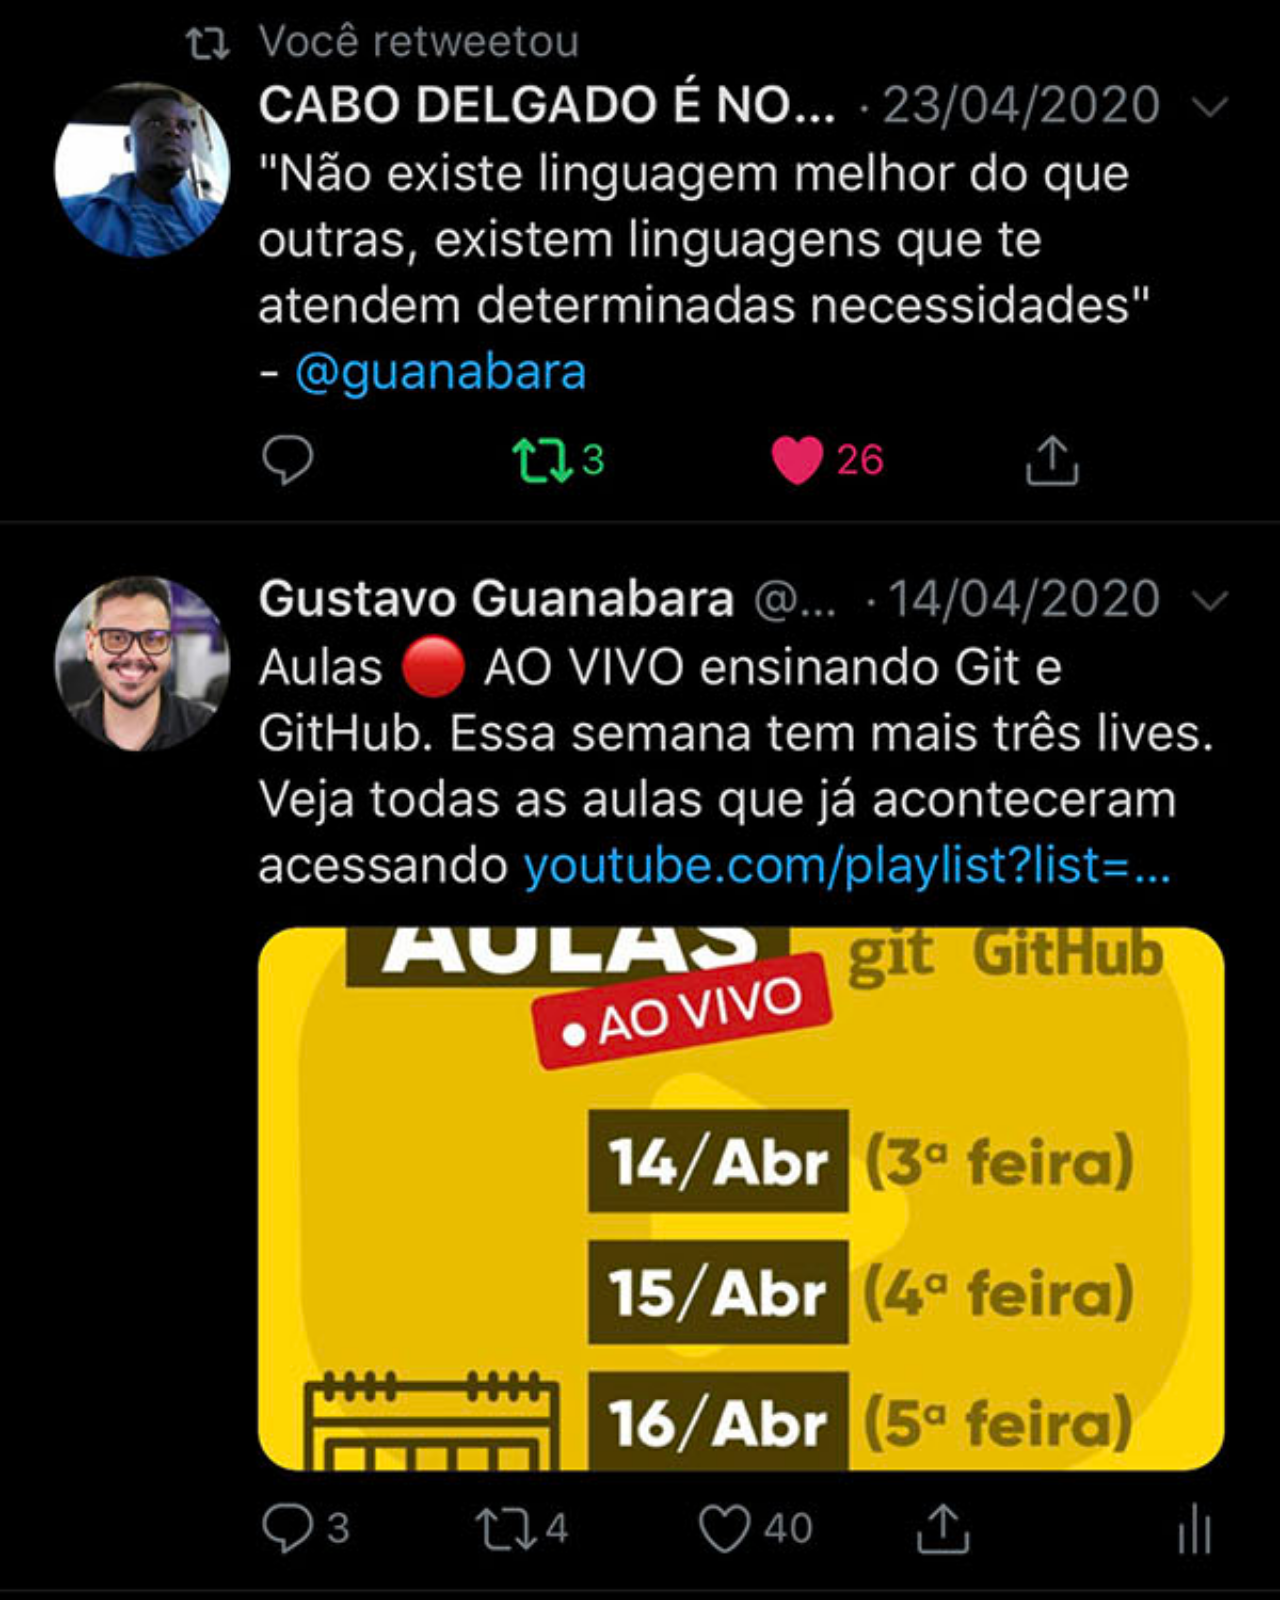
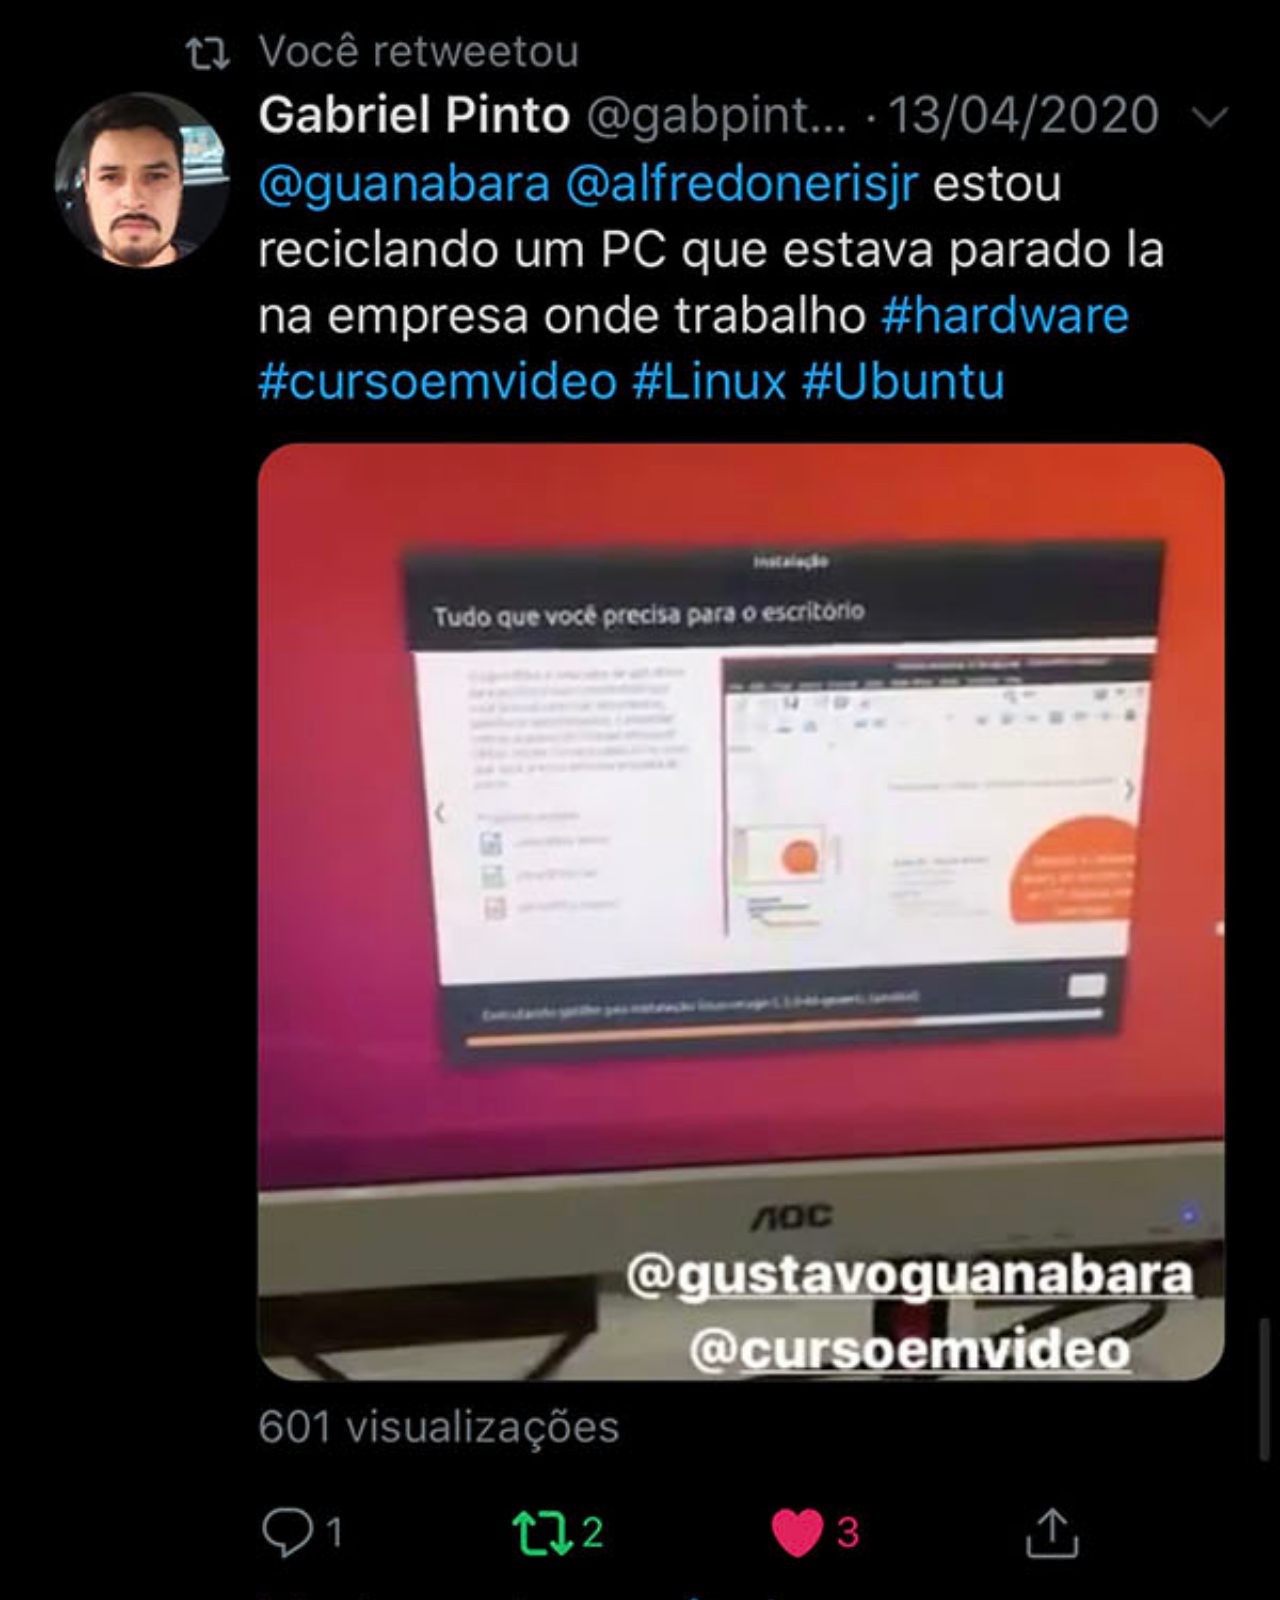
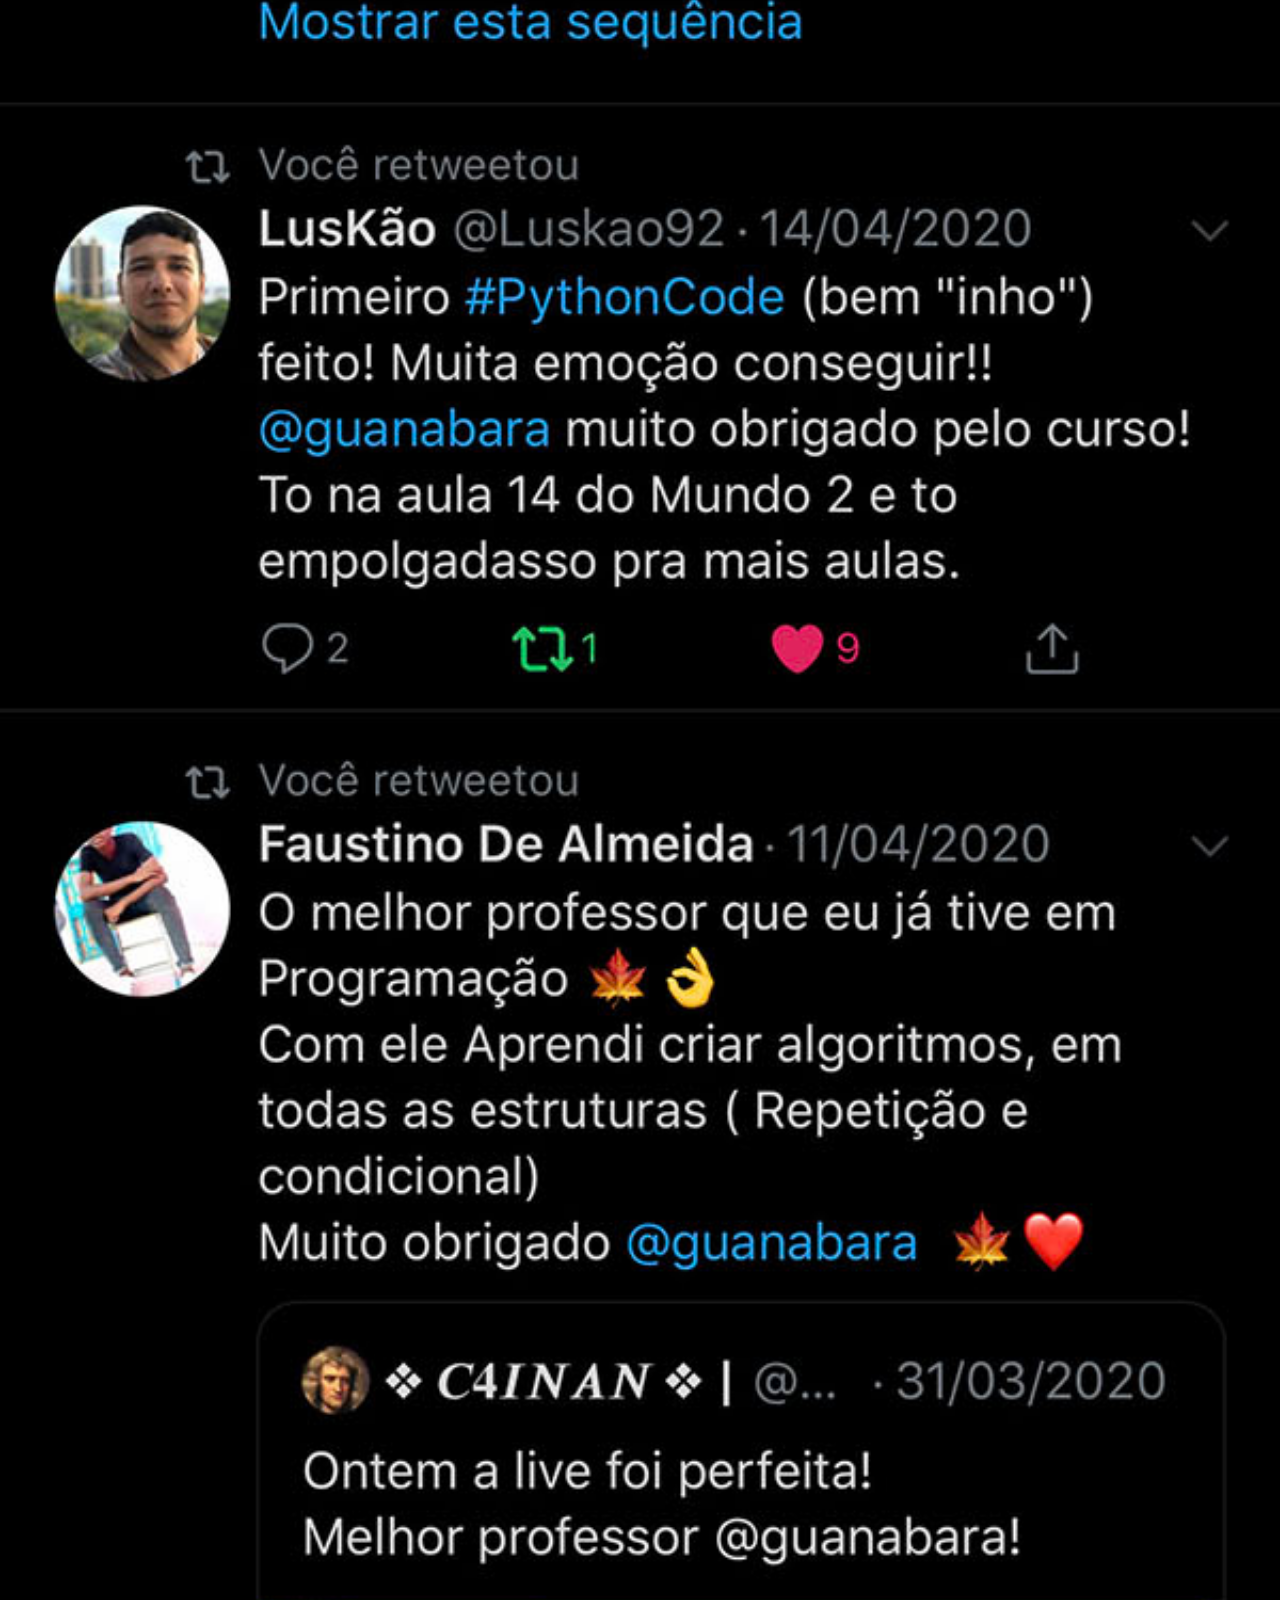
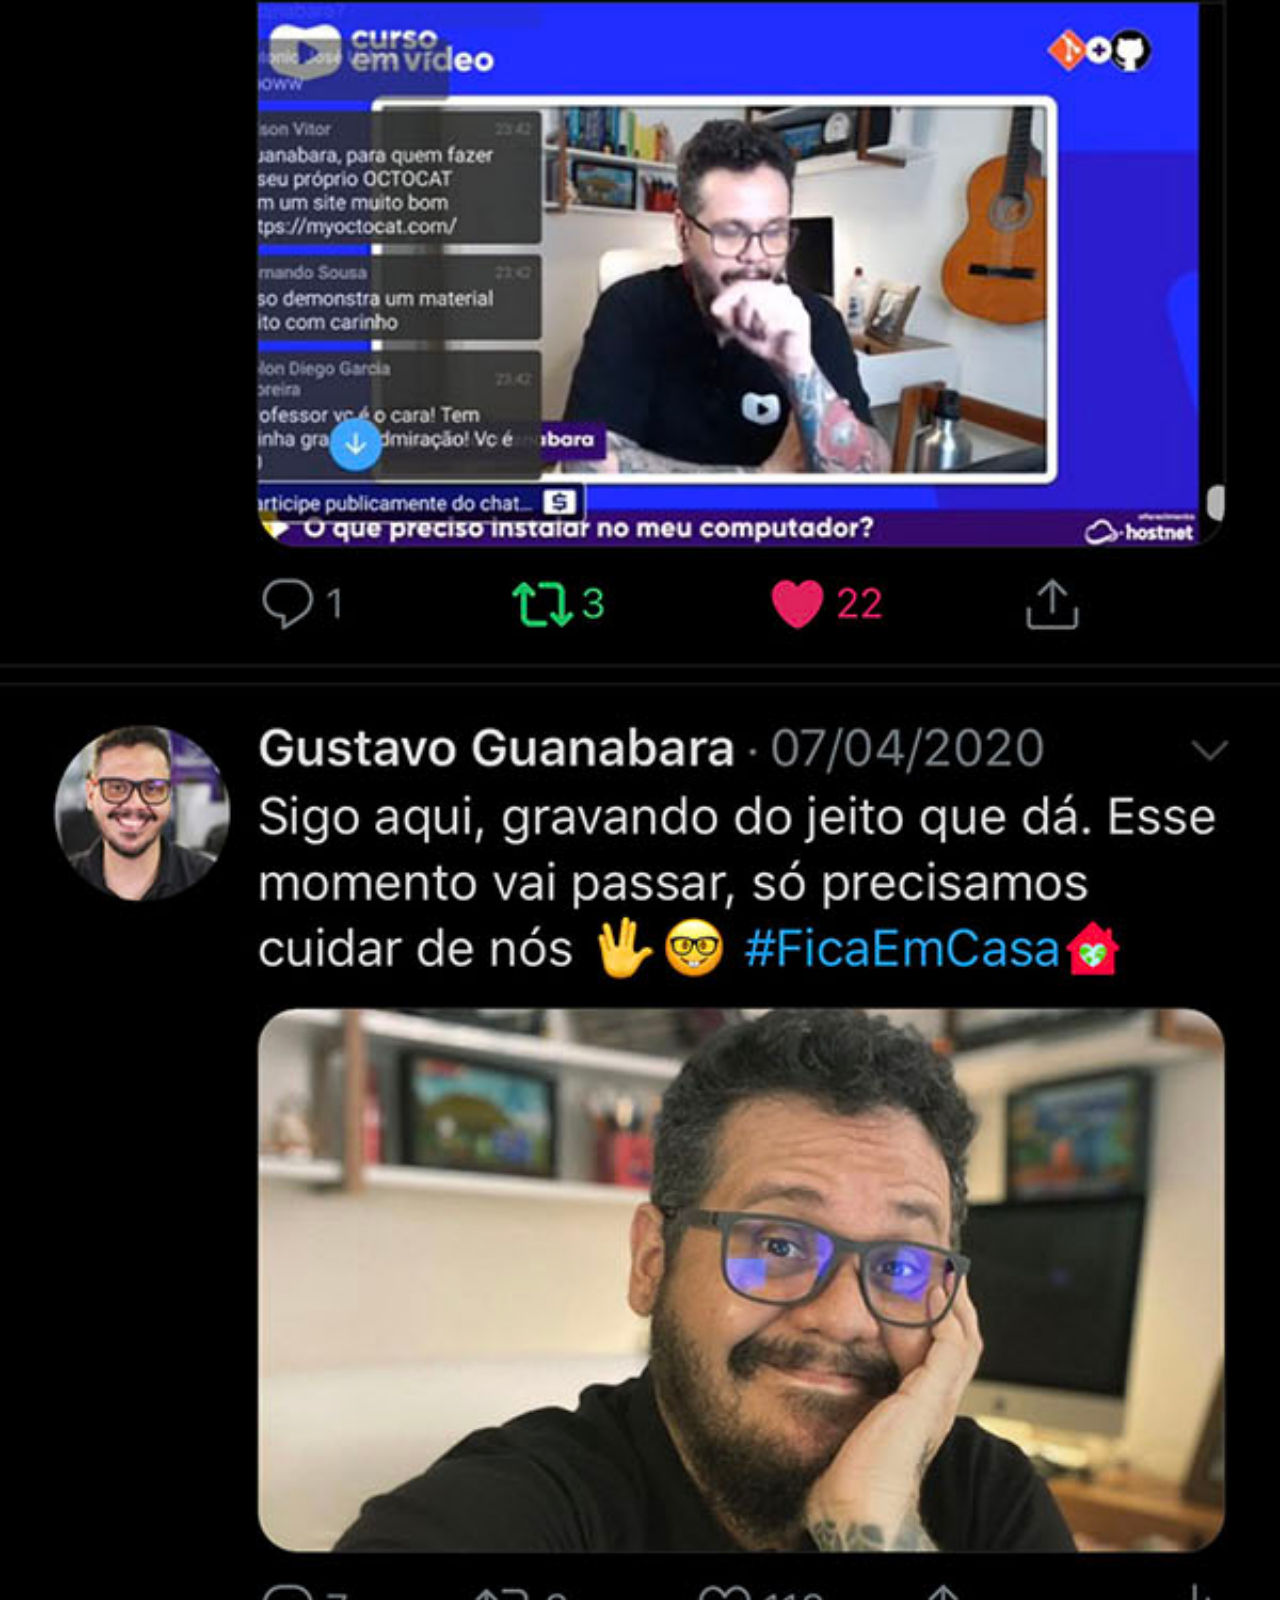
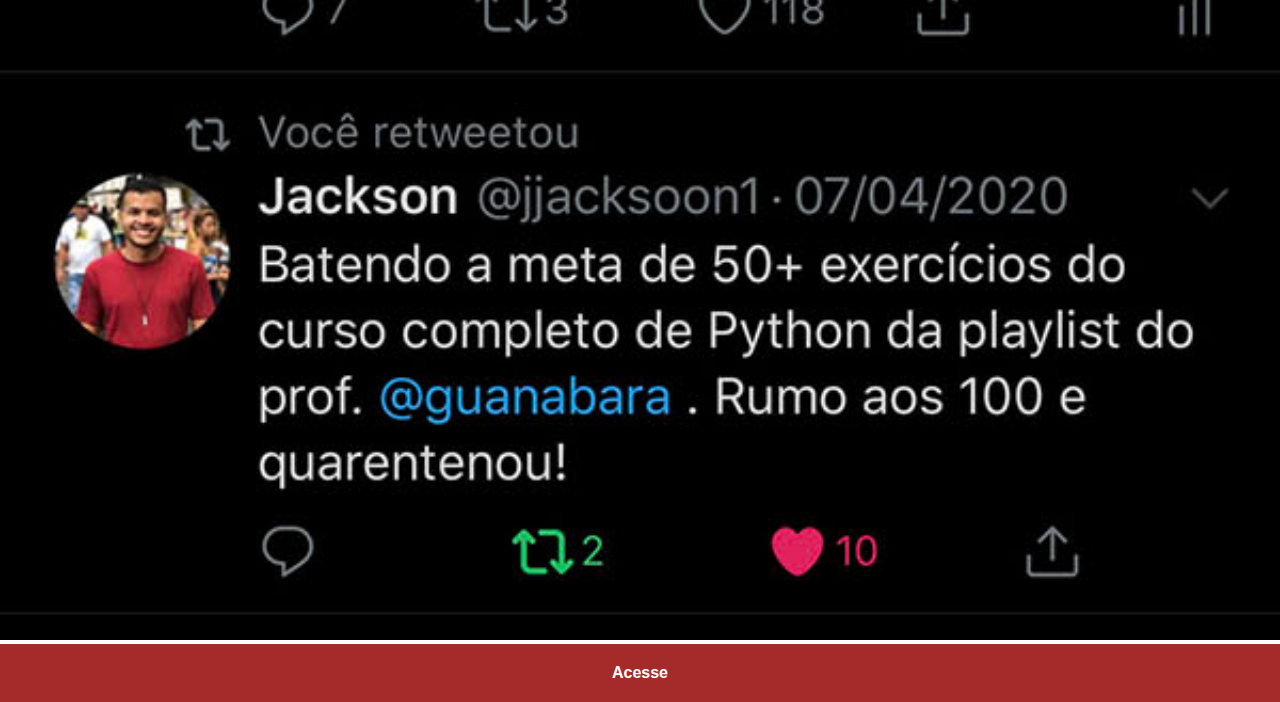
<file: twitter.html>
<!DOCTYPE html>
<html lang="pt-br">
<head>
    <meta charset="UTF-8">
    <meta name="viewport" content="width=device-width, initial-scale=1.0">
    <link rel="stylesheet" href="estilo/social.css">
    <title>Twitter</title>
</head>
<body>
    <img src="imagens/tela-twitter.jpg" alt="twitter">
    <a href="https://x.com/">Acesse</a>
</body>
</html>
</file>
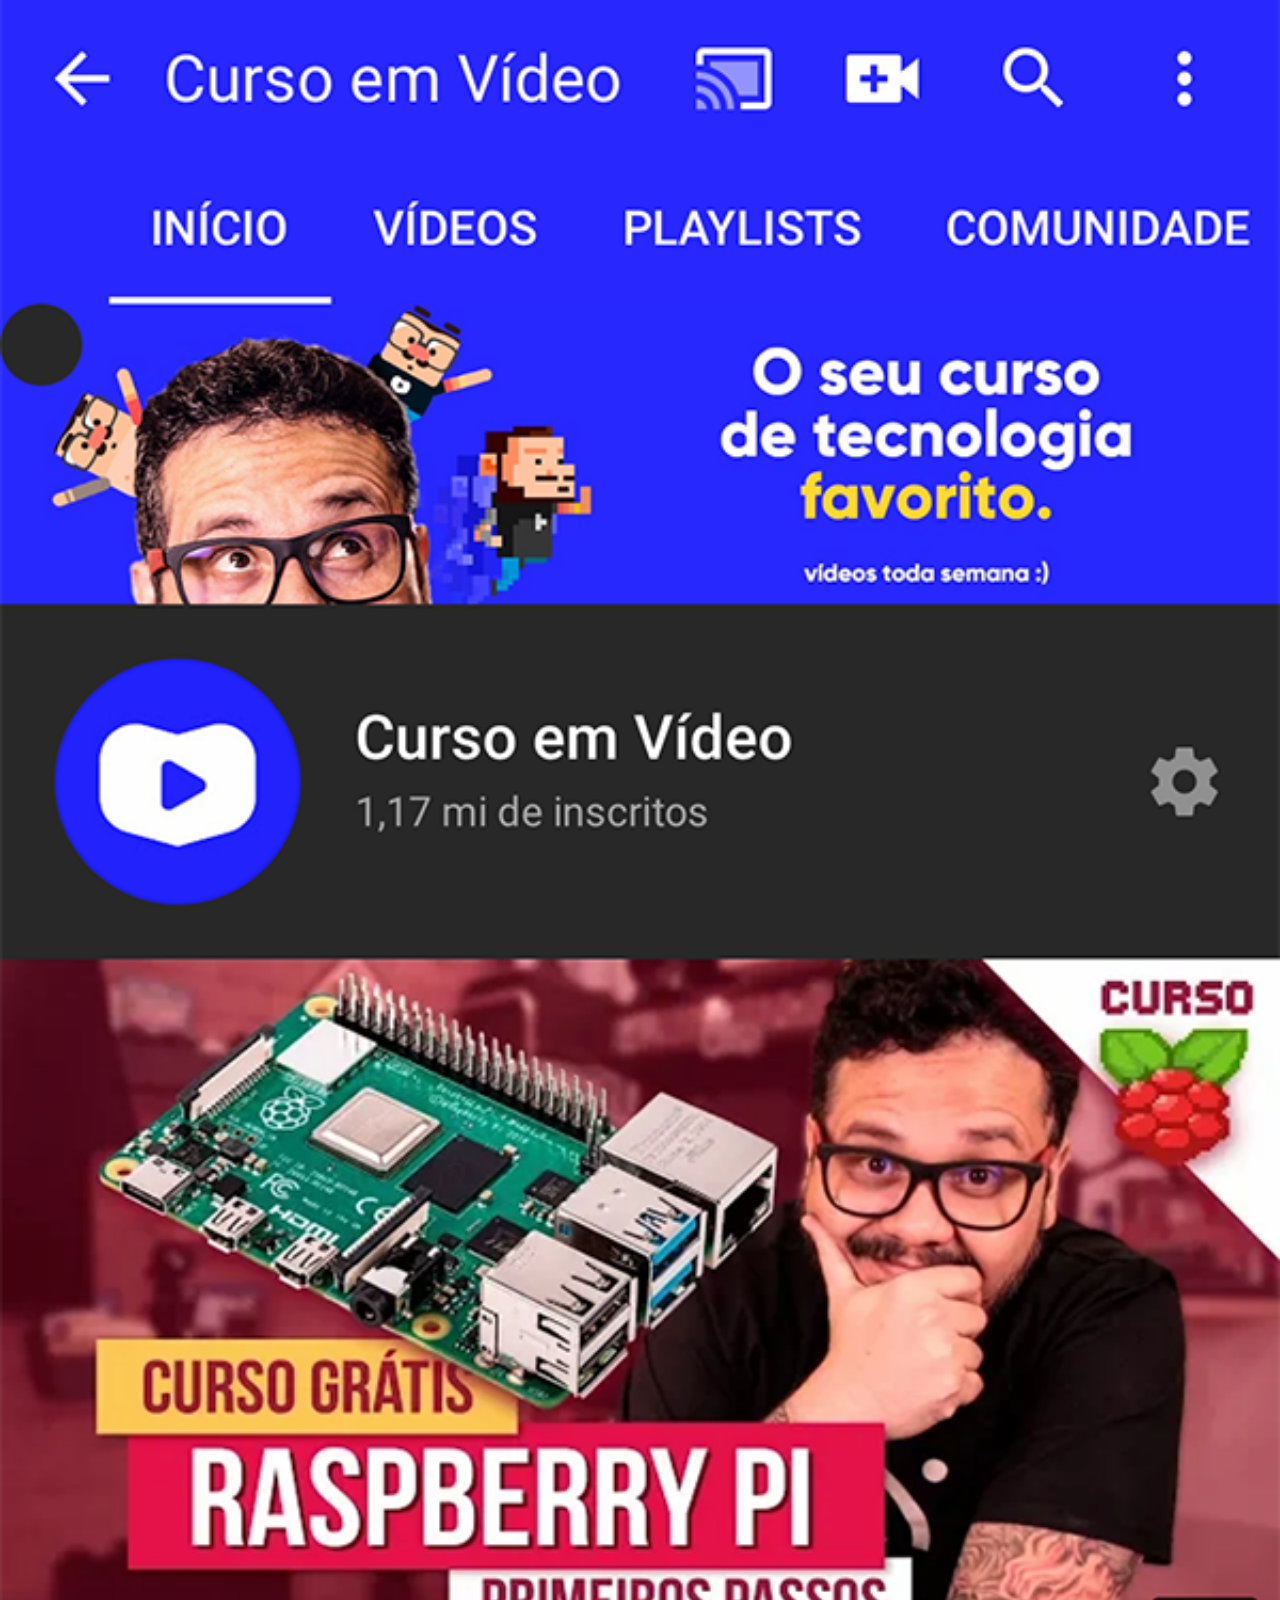
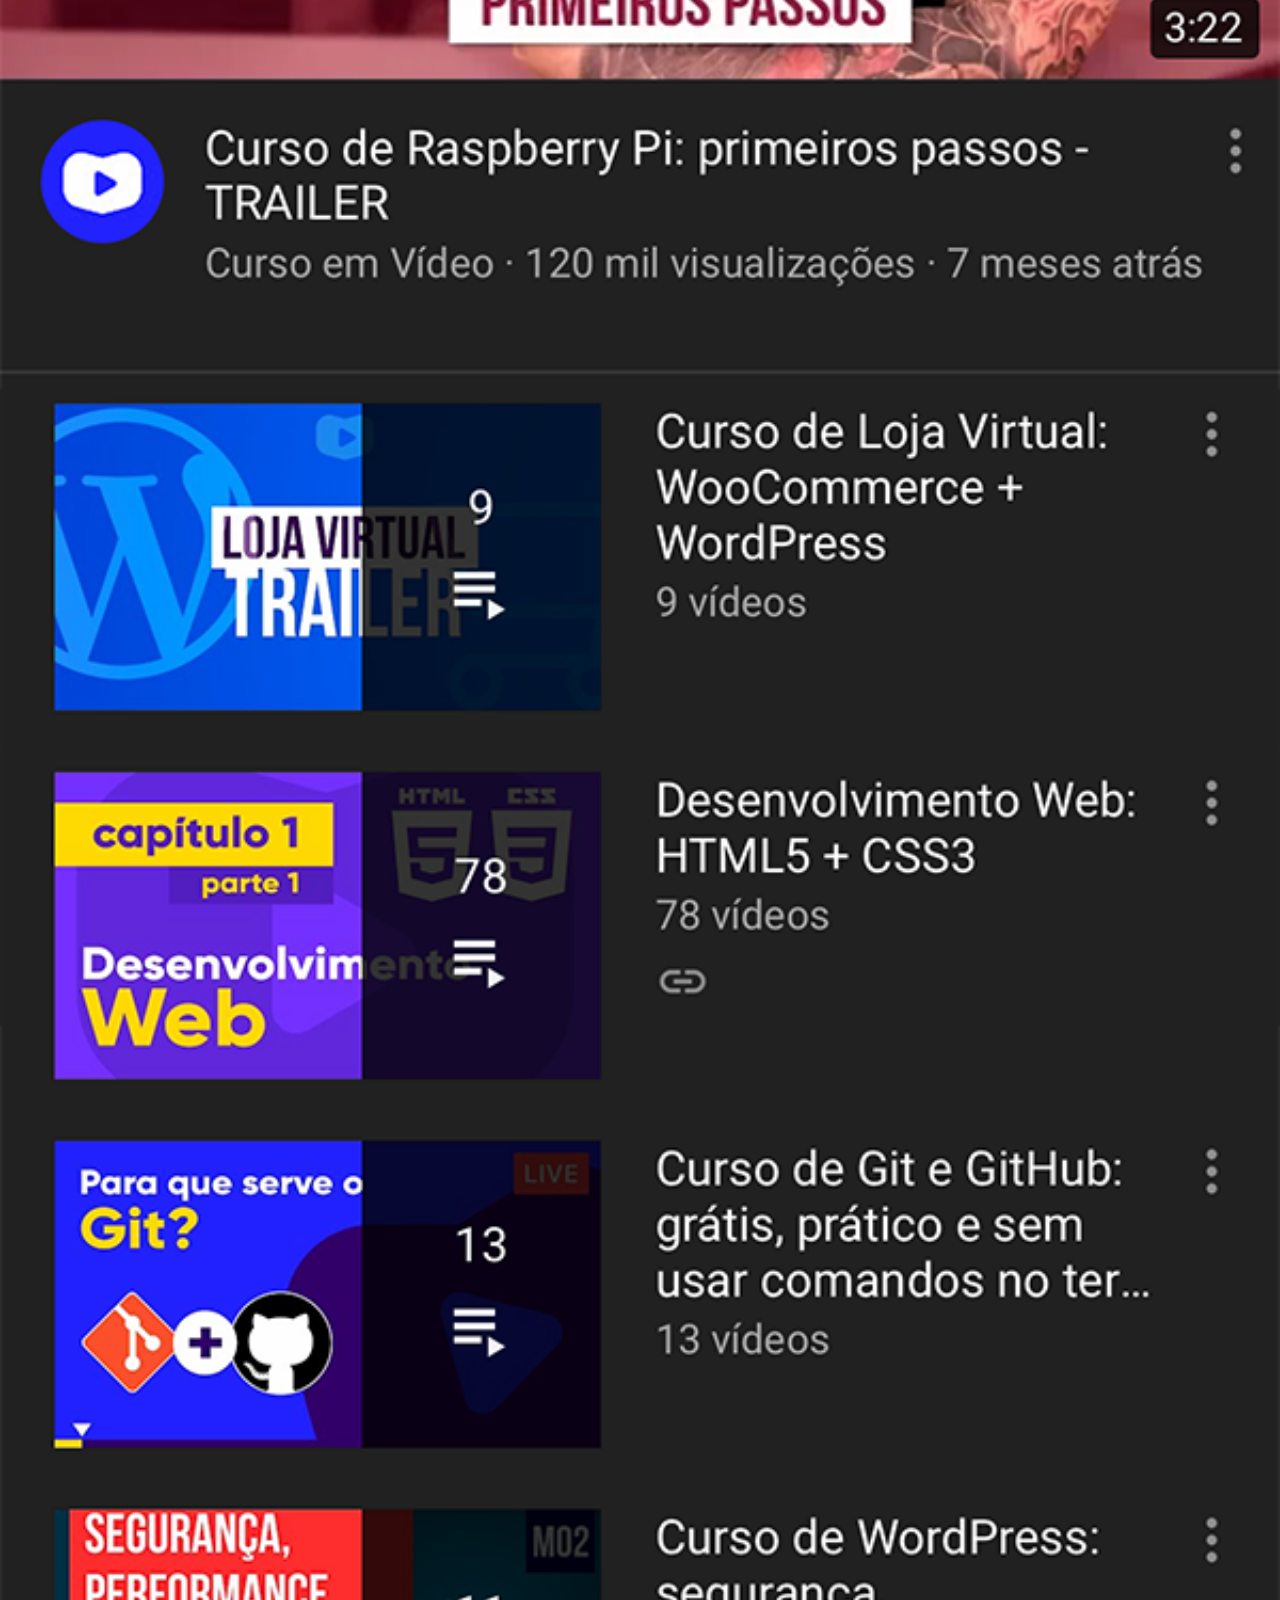
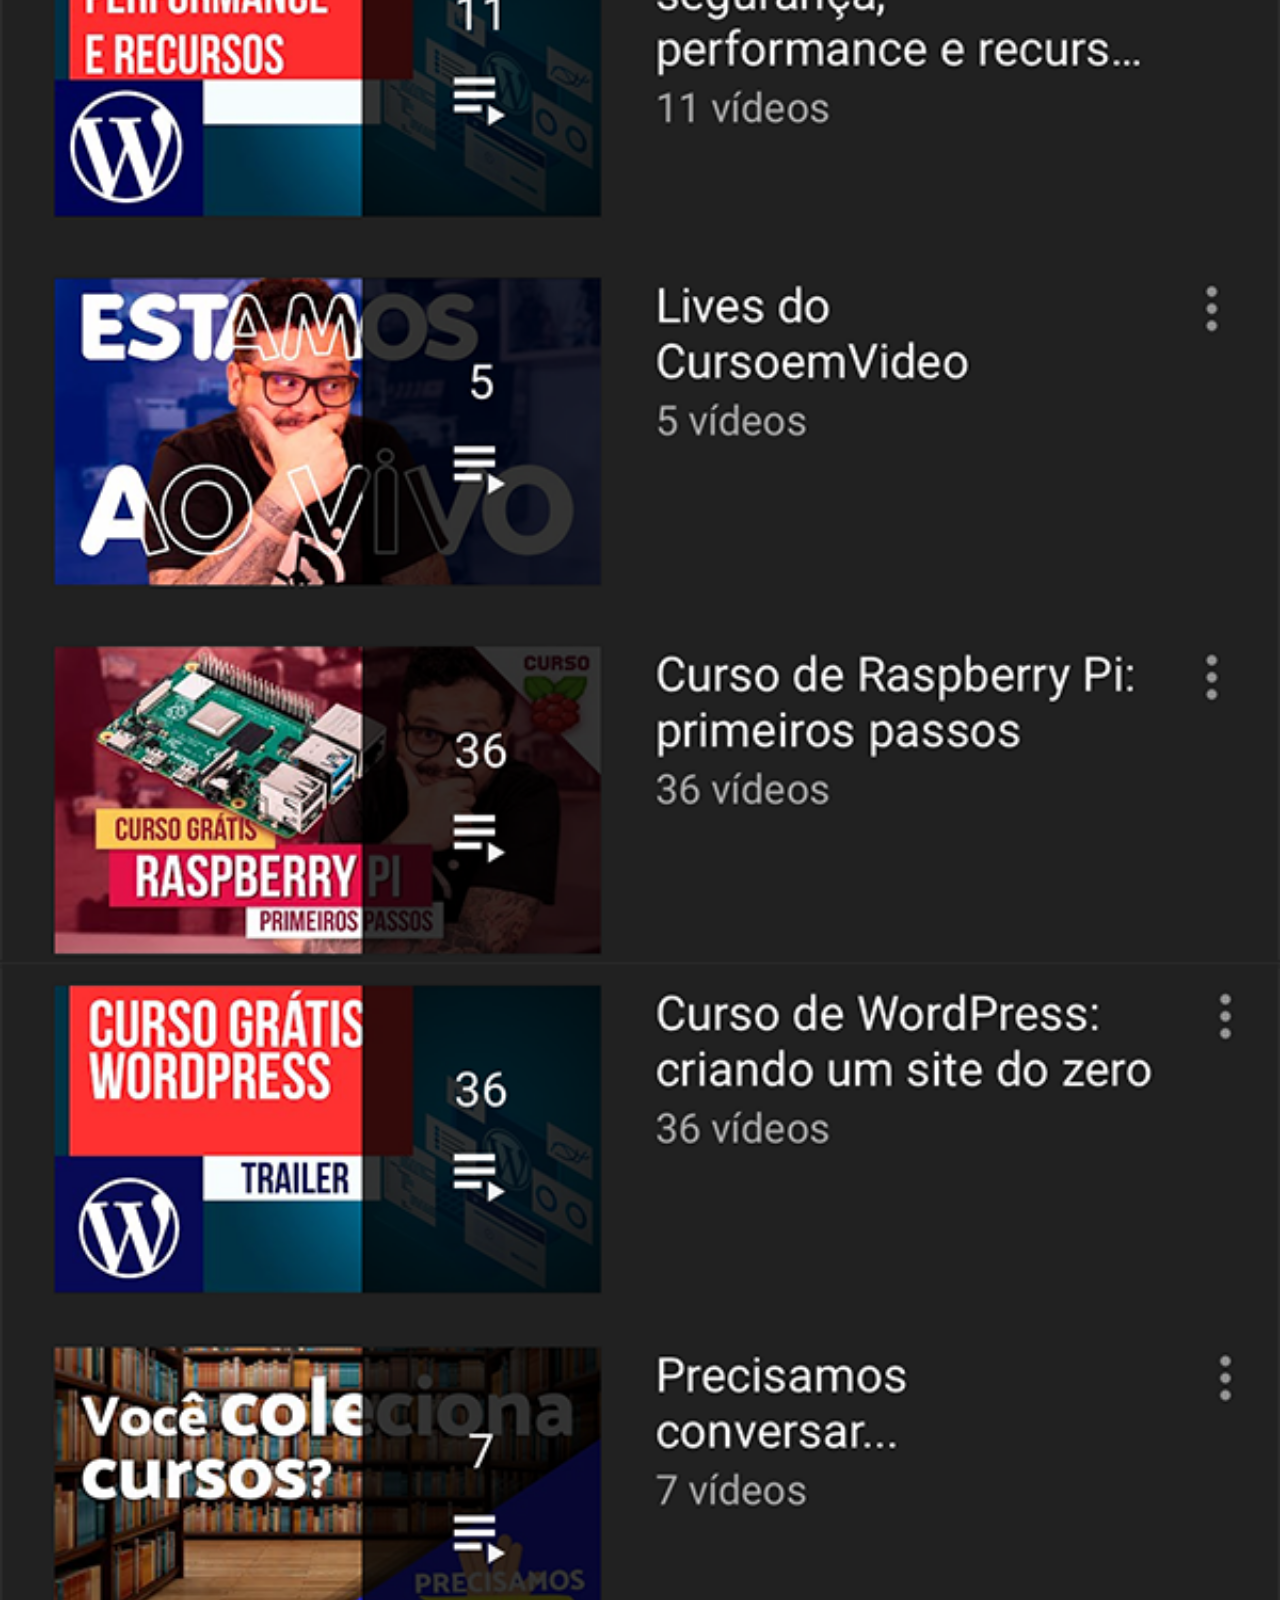
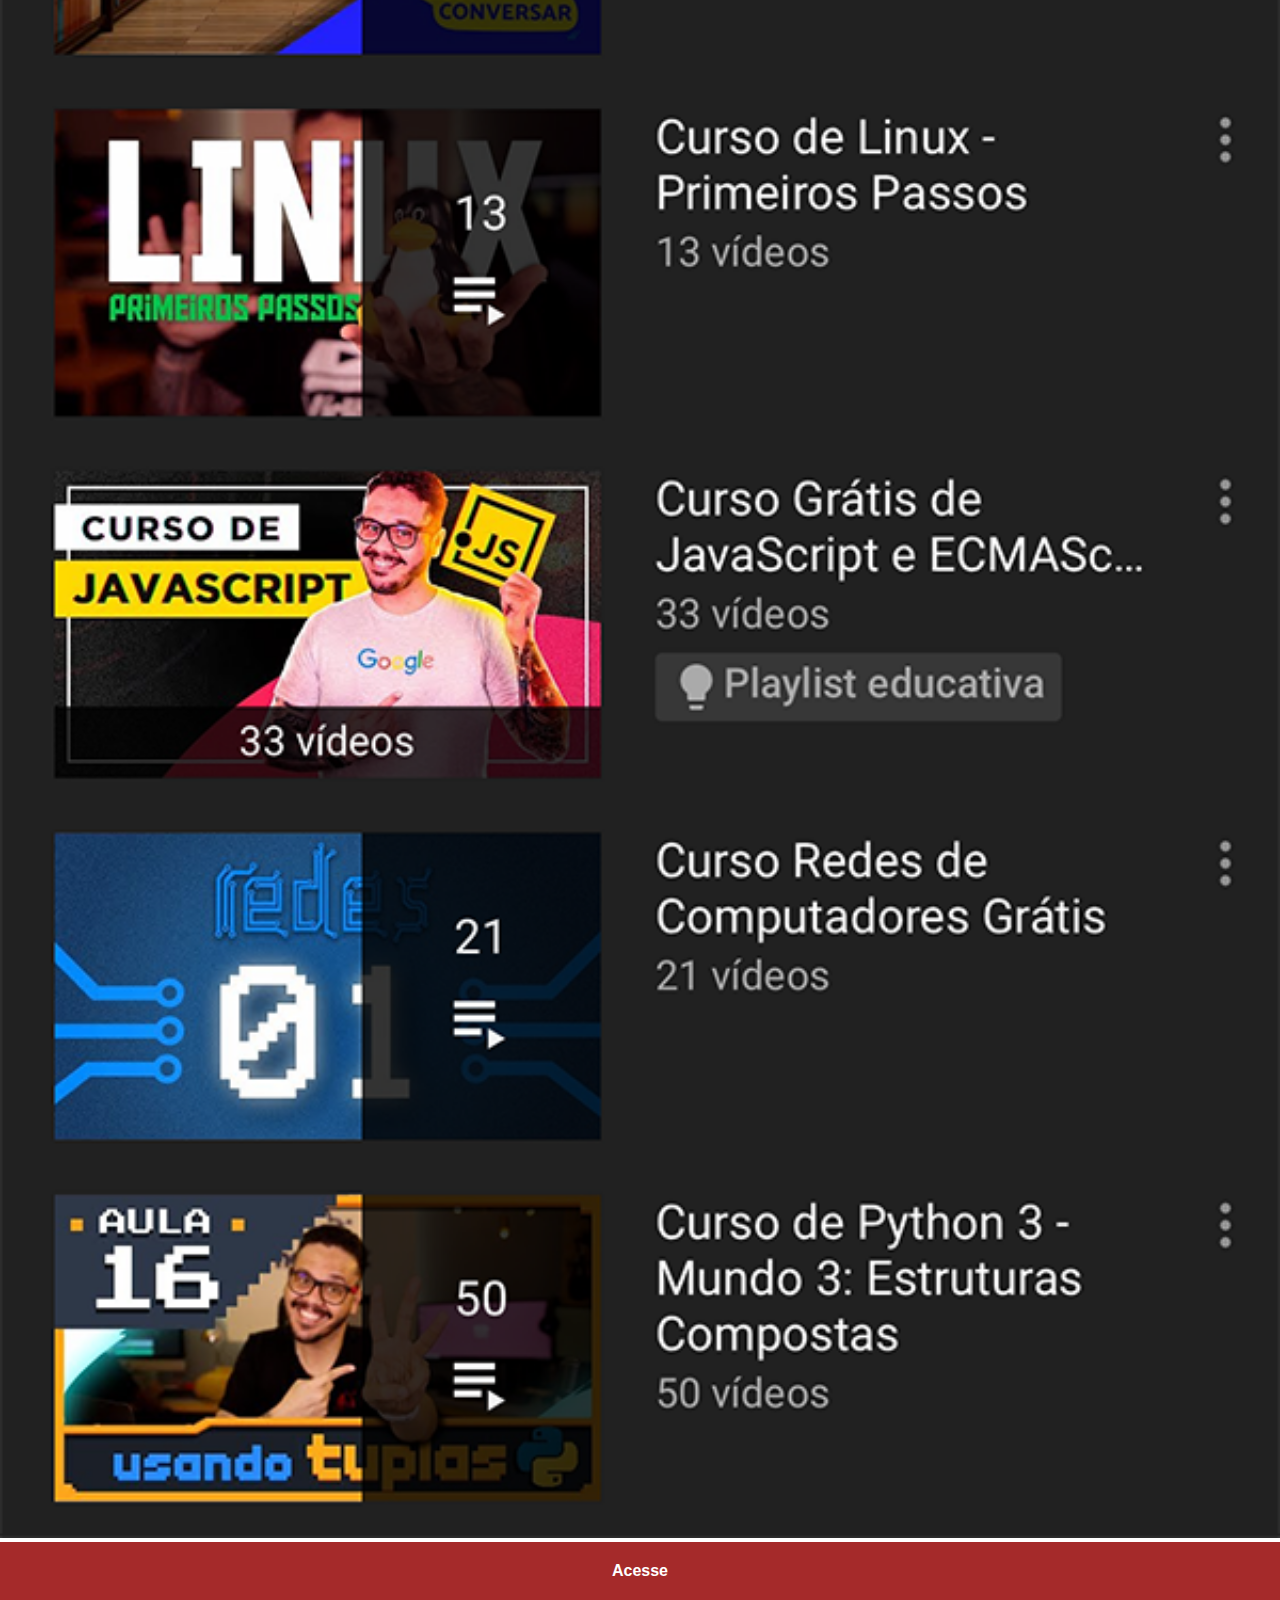
<file: youtube.html>
<!DOCTYPE html>
<html lang="pt-br">
<head>
    <meta charset="UTF-8">
    <meta name="viewport" content="width=device-width, initial-scale=1.0">
    <link rel="stylesheet" href="estilo/social.css">
    <title>Youtube</title>
</head>
<body>
    <img src="imagens/tela-youtube.png" alt="youtube">
    <a href="https://www.youtube.com/c/CursoemV%C3%ADdeo" target="_blank">Acesse</a>
</body>
</html>
</file>
<file: estilo/style.css>
@charset "UTF-8";

* {
    padding: 0px;
    margin: 0px;
}

html, body {
    height: 100vh;
    width: 100vw;
    font-family: Arial, Helvetica, sans-serif;
    
}

body {
    background: url('../imagens/fundo-madeira.jpg') no-repeat top center;
    background-size: cover;
    background-attachment: fixed;
}

main {
    position: relative;
    height: 100vh;
}

section#telefone {
    position: absolute;
    left: 50%;
    top: 50%;
    transform: translate(-50%, -50%);

    height: 627px;
    width: 311px;
    background: url('../imagens/frame-iphone.png') no-repeat;
}

iframe#tela {
    position: relative;
    top: 81px;
    left: 22px;
    height: 469px;
    width: 267px;
}

section#redes-sociais {
    text-align: left;
}

section#redes-sociais img {
    width: 50px;
    margin: 10px;
    border-radius: 50%;
    box-sizing: border-box;
    box-shadow: 2px 2px 5px rgba(0, 0, 0, 0.308);
}

section#redes-sociais img:hover {
    border: 1px solid rgba(255, 255, 255, 0.507);
    box-shadow: 5px 5px 10px black;
    transform: translate(-3px, -3px);
    transition: transform .4s, border .5s
}
</file>
<file: estilo/social.css>
@charset "UTF-8";

* {
            padding: 0px;
            margin: 0px;
            font-family: Arial, Helvetica, sans-serif;
        }

        ::-webkit-scrollbar {
            height: 0px;
            width: 0px;
        }

        img {
            width: 100vw;
        }

        a {
            display: block;
            background-color: brown;
            color: white;
            padding: 20px;
            text-decoration: none;
            text-align: center;
            font-weight: bold;
        }

        a:hover {
            background-color: red;
        }
</file>
